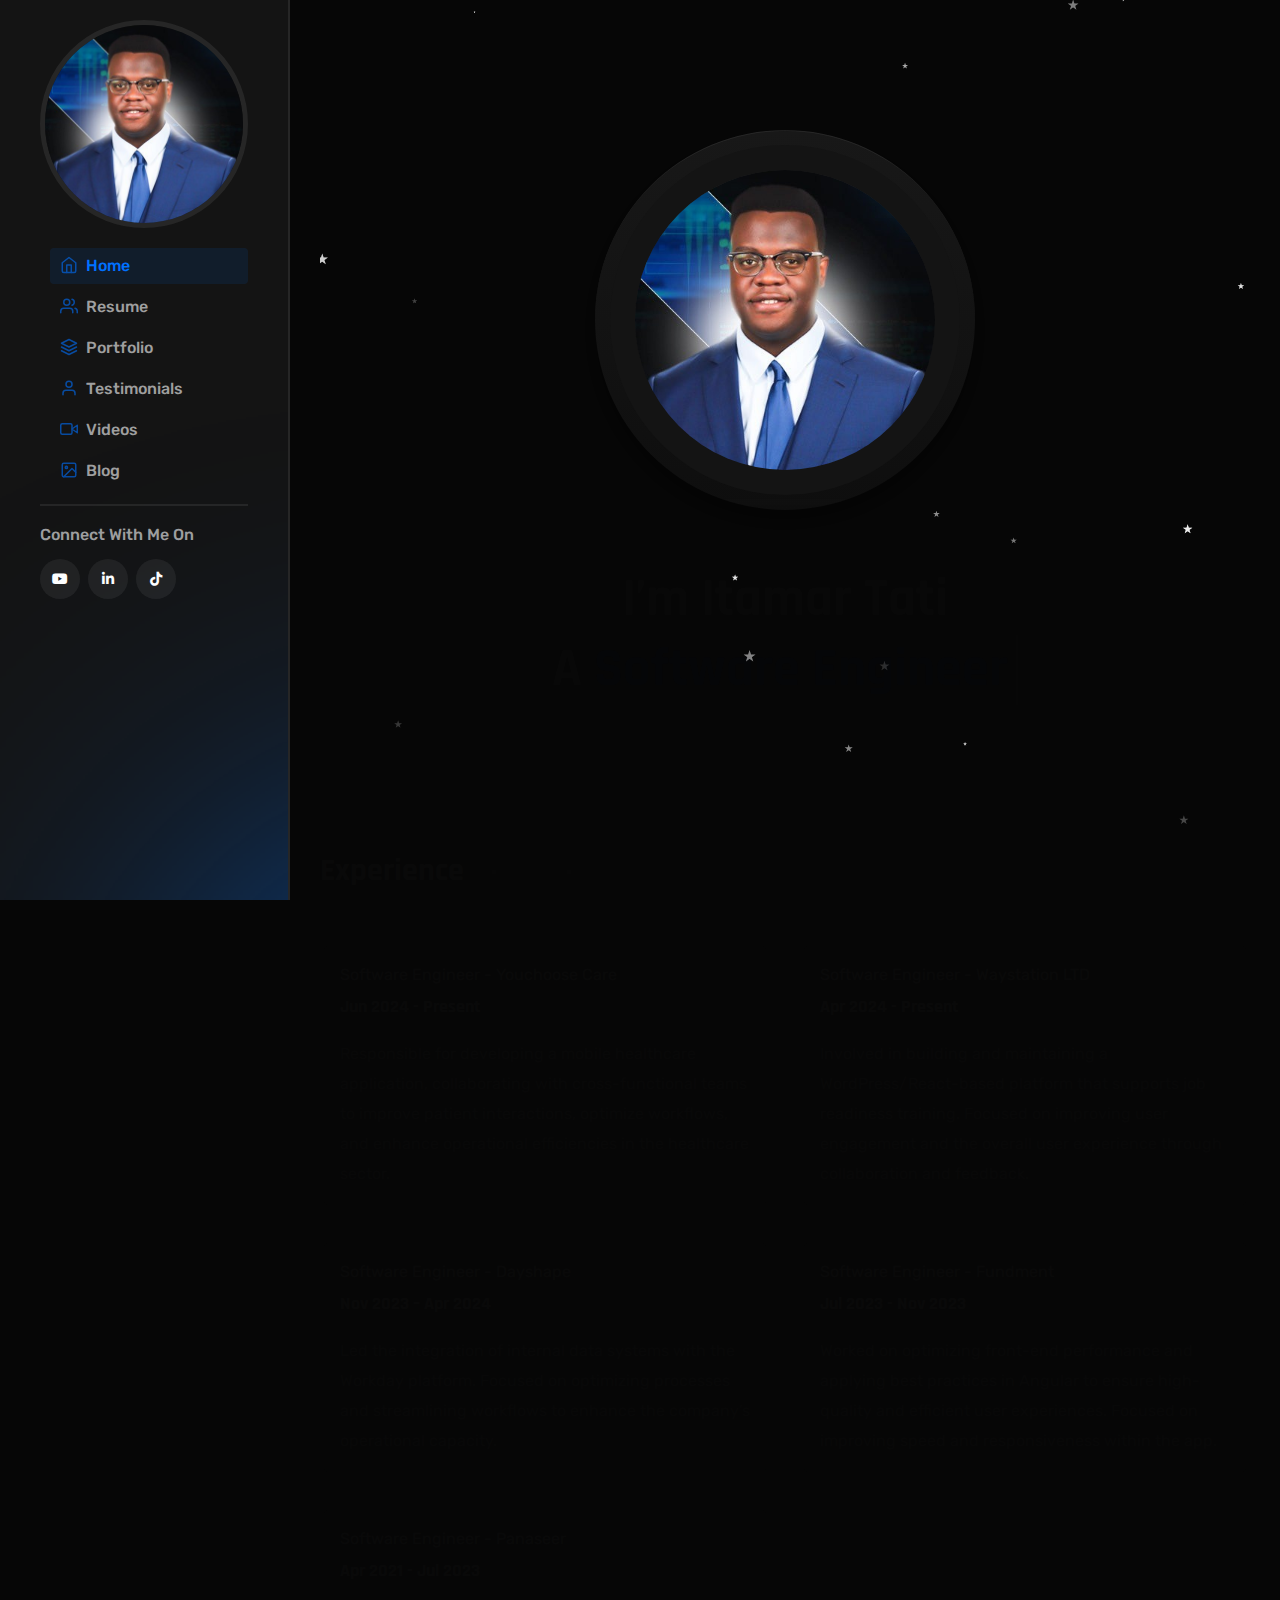
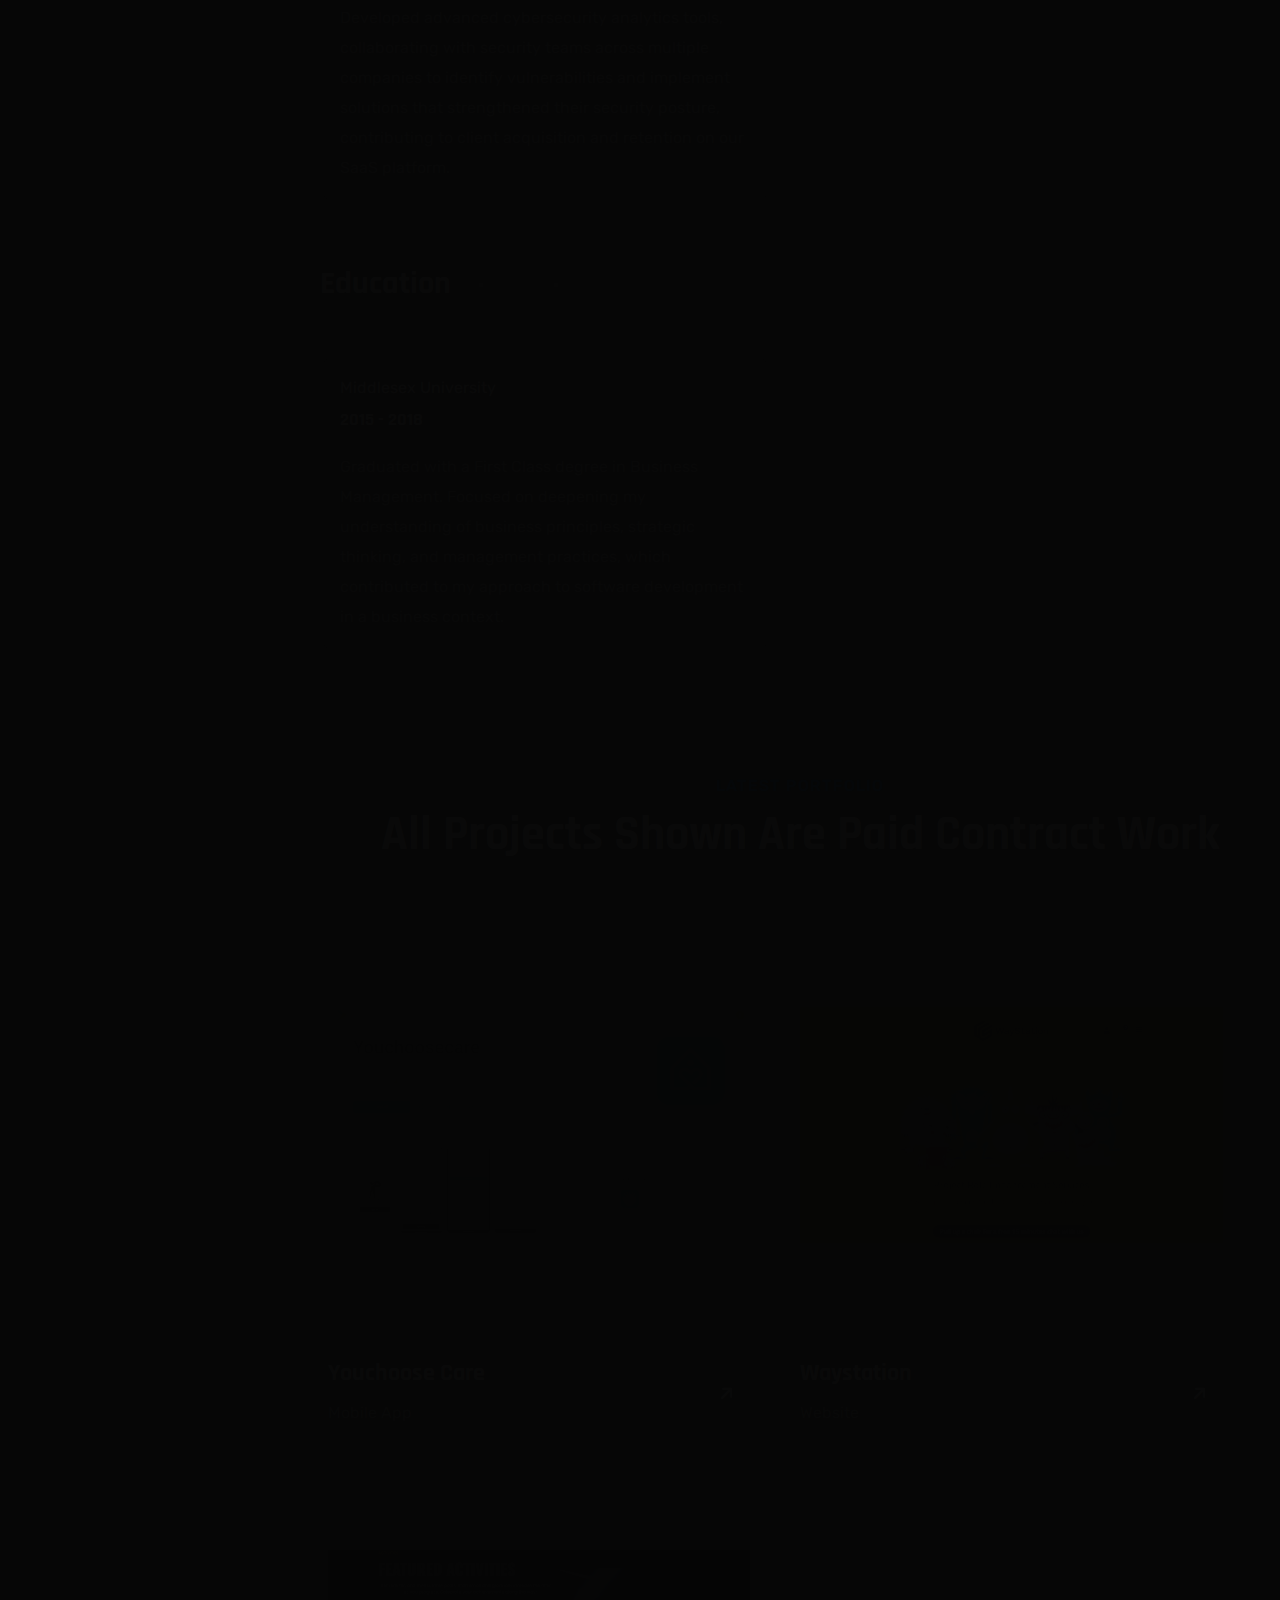
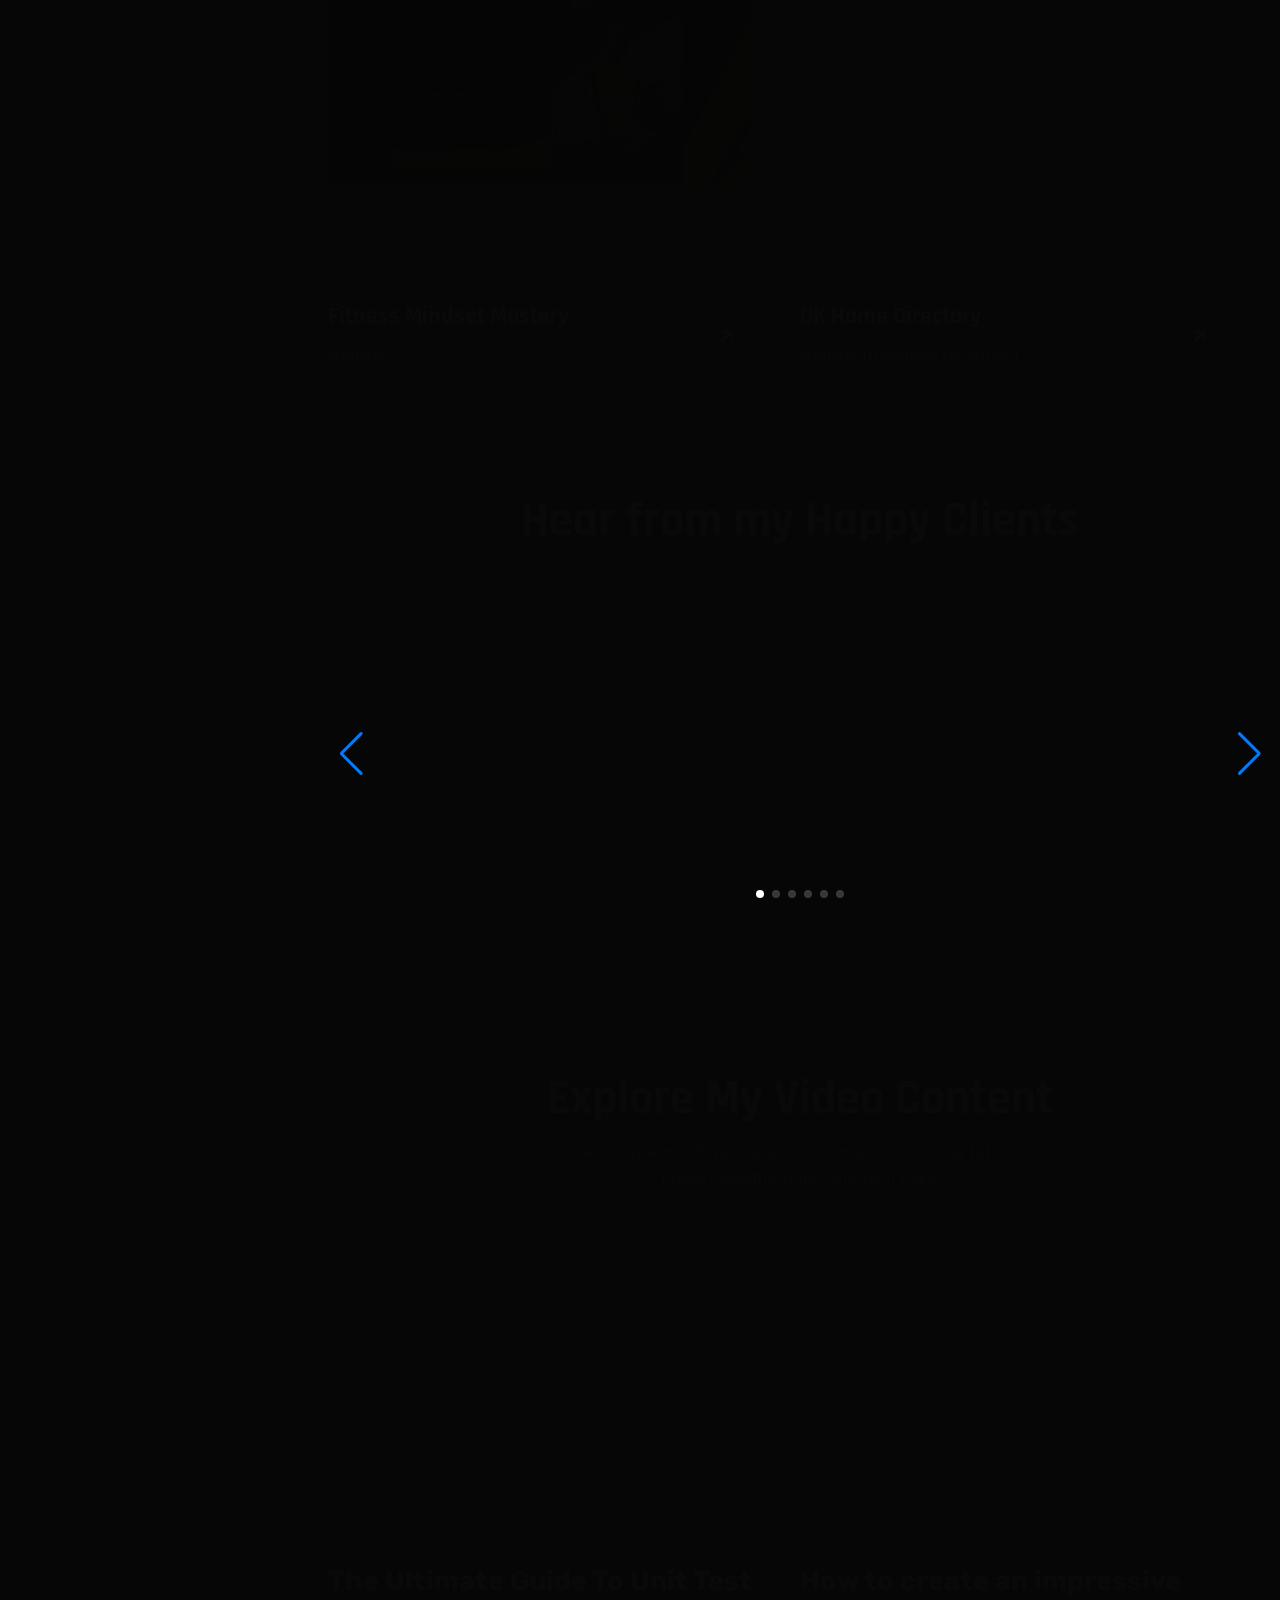
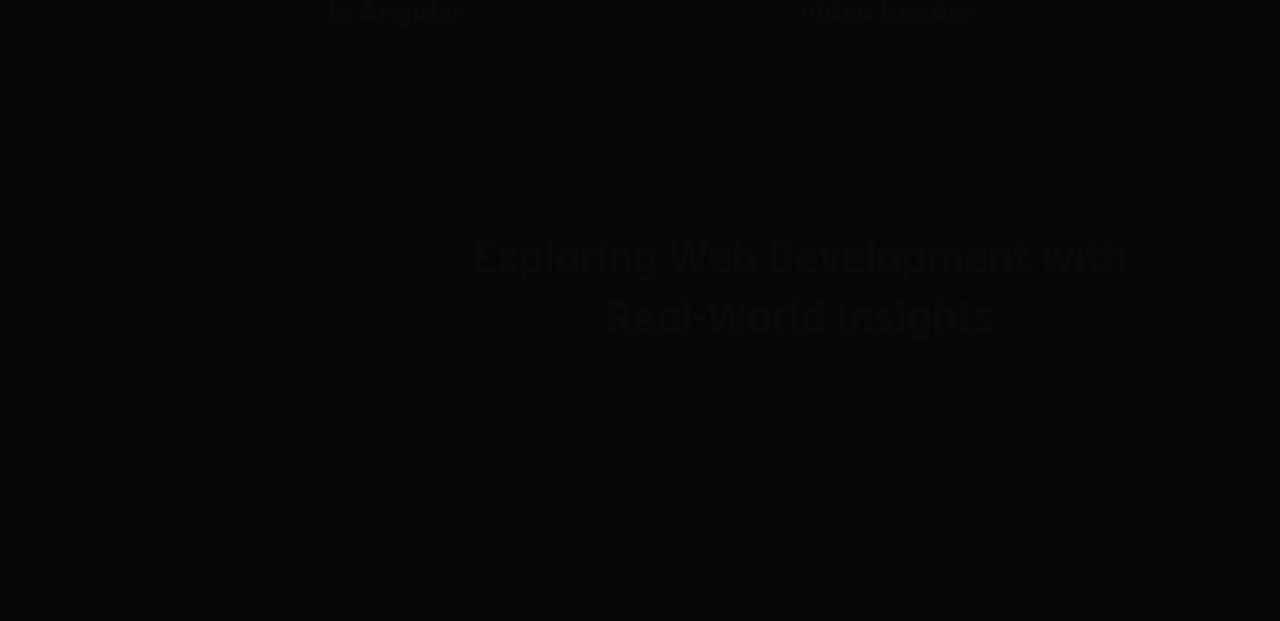
<file: index.html>
<!DOCTYPE html>
<html lang="en">

<head>
    <meta charset="UTF-8">
    <meta http-equiv="X-UA-Compatible" content="IE=edge">
    <meta name="viewport" content="width=device-width, initial-scale=1.0">
    <link rel="icon" type="image/png" href="assets/images/logo.png" />

    <title>Itamar Tati | Software Engineer</title>
    <!-- Bootstrap min css -->
    <link rel="stylesheet" href="assets/css/vendor/fontawesome.css">
    <link rel="stylesheet" href="assets/css/plugins/swiper.css">
    <link rel="stylesheet" href="assets/css/plugins/odometer.css">
    <link rel="stylesheet" href="assets/css/vendor/animate.min.css">
    <link rel="stylesheet" href="assets/css/vendor/bootstrap.min.css">
    <!-- custom css -->
    <link rel="stylesheet" href="assets/css/style.css">
    <link rel="stylesheet" href="https://cdn.jsdelivr.net/npm/swiper@11/swiper-bundle.min.css">

</head>

<body>

    <div class="d-none d-xl-block header-style-2">
        <header class="tmp-header-area d-flex align-items-start flex-column header-left-sticky">
            <div class="inner-wrapper">
                <div class="logo-area">
                    <a href="index.html">
                        <img src="assets/images/profilepic.jpeg" alt="personal-logo">
                    </a>
                </div>
                <nav id="sideNavs" class="mainmenu-nav navbar-example2 onepagenav">
                    <ul class="primary-menu nav nav-pills">
                        <li class="nav-item current"><a class="nav-link smoth-animation" href="#home"><svg xmlns="http://www.w3.org/2000/svg" width="24" height="24" viewBox="0 0 24 24" fill="none" stroke="currentColor" stroke-width="2" stroke-linecap="round" stroke-linejoin="round" class="feather feather-home">
                                    <path d="M3 9l9-7 9 7v11a2 2 0 0 1-2 2H5a2 2 0 0 1-2-2z"></path>
                                    <polyline points="9 22 9 12 15 12 15 22"></polyline>
                                </svg> Home</a></li>
                        <li class="nav-item"><a class="nav-link smoth-animation" href="#resume"><svg xmlns="http://www.w3.org/2000/svg" width="24" height="24" viewBox="0 0 24 24" fill="none" stroke="currentColor" stroke-width="2" stroke-linecap="round" stroke-linejoin="round" class="feather feather-users">
                                    <path d="M17 21v-2a4 4 0 0 0-4-4H5a4 4 0 0 0-4 4v2"></path>
                                    <circle cx="9" cy="7" r="4"></circle>
                                    <path d="M23 21v-2a4 4 0 0 0-3-3.87"></path>
                                    <path d="M16 3.13a4 4 0 0 1 0 7.75"></path>
                                </svg>Resume</a></li>
                        <li class="nav-item"><a class="nav-link smoth-animation" href="#portfolio"><svg xmlns="http://www.w3.org/2000/svg" width="24" height="24" viewBox="0 0 24 24" fill="none" stroke="currentColor" stroke-width="2" stroke-linecap="round" stroke-linejoin="round" class="feather feather-layers">
                                    <polygon points="12 2 2 7 12 12 22 7 12 2"></polygon>
                                    <polyline points="2 17 12 22 22 17"></polyline>
                                    <polyline points="2 12 12 17 22 12"></polyline>
                                </svg>Portfolio</a></li>
                        <li class="nav-item"><a class="nav-link smoth-animation" href="#testimonials"><svg xmlns="http://www.w3.org/2000/svg" width="24" height="24" viewBox="0 0 24 24" fill="none" stroke="currentColor" stroke-width="2" stroke-linecap="round" stroke-linejoin="round" class="feather feather-user">
                                    <path d="M20 21v-2a4 4 0 0 0-4-4H8a4 4 0 0 0-4 4v2"></path>
                                    <circle cx="12" cy="7" r="4"></circle>
                                </svg>Testimonials</a></li>
                        <li class="nav-item"><a class="nav-link smoth-animation" href="#videos"><svg xmlns="http://www.w3.org/2000/svg" width="24" height="24" viewBox="0 0 24 24" fill="none" stroke="currentColor" stroke-width="2" stroke-linecap="round" stroke-linejoin="round" class="feather feather-video">
                                    <path d="M23 7l-7 5 7 5V7z"></path>
                                    <rect x="1" y="5" width="15" height="14" rx="2" ry="2"></rect>
                                </svg>Videos</a></li>
                        <li class="nav-item"><a class="nav-link smoth-animation" href="#blog"><svg xmlns="http://www.w3.org/2000/svg" width="24" height="24" viewBox="0 0 24 24" fill="none" stroke="currentColor" stroke-width="2" stroke-linecap="round" stroke-linejoin="round" class="feather feather-image">
                                    <rect x="3" y="3" width="18" height="18" rx="2" ry="2"></rect>
                                    <circle cx="8.5" cy="8.5" r="1.5"></circle>
                                    <polyline points="21 15 16 10 5 21"></polyline>
                                </svg>Blog</a></li>
                    </ul>
                </nav>
                <div class="footer">
                    <div class="social-share-style-1">
                        <span class="title">Connect With Me On</span>
                        <div class="social-link">
                            <a href="https://www.youtube.com/@ItamarTati" target="_blank"><i class="fa-brands fa-youtube"></i></a>
                            <a href="https://www.linkedin.com/in/itamar-tati-51b781243/" target="_blank"><i class="fa-brands fa-linkedin-in"></i></a>
                            <a href="https://www.tiktok.com/@itamartati007" target="_blank"><i class="fa-brands fa-tiktok"></i></a>
                        </div>
                    </div>
                </div>
            </div>
        </header>
    </div>




    <!-- Header Mobile Bar  -->
    <div class="tmp-responsive-header-style d-block d-xl-none header--sticky">
        <div class="row align-items-center">
            <div class="col-6">
                <div class="logo">
                    <a href="index.html">
                        <img src="assets/images/logo.png" alt="Logo" class="logo-header">
                    </a>
                </div>
            </div>
            <div class="col-6">
                <div class="header-right text-end">
                    <div class="tmp-side-collups-area d-flex justify-content-end">
                        <button class="tmp-menu-bars humberger_menu_active"><i class="fa-regular fa-bars-staggered"></i></button>
                    </div>
                </div>
            </div>
        </div>
    </div>
    <!-- Header Mobile Bar  -->


    <div class="tmp-popup-mobile-menu">
        <div class="inner">
            <div class="header-top">
                <div class="close-menu">
                    <button class="close-button tmp-round-action-btn">
                        <i class="fa-sharp fa-light fa-xmark"></i>
                    </button>
                </div>
            </div>
            <ul class="tmp-mainmenu onepagenav-click">
                <li><a class="smoth-animation" href="#home">Home</a></li>
                <li><a class="smoth-animation" href="#resume">Resume</a></li>
                <li><a class="smoth-animation" href="#portfolio">Portfolio</a></li>
                <li><a class="smoth-animation" href="#testimonials">Testimonials</a></li>
                <li><a class="smoth-animation" href="#videos">Videos</a></li>
                <li><a class="smoth-animation" href="#blog">Blog</a></li>
            </ul>

            <div class="social-share-style-1 mt--40">
                <span class="title">Connect With Me On</span>
                <div class="social-link">
                    <a href="https://www.youtube.com/@ItamarTati" target="_blank"><i class="fa-brands fa-youtube"></i></a>
                    <a href="https://www.linkedin.com/in/itamar-tati-51b781243/" target="_blank"><i class="fa-brands fa-linkedin-in"></i></a>
                    <a href="https://www.tiktok.com/@itamartati007" target="_blank"><i class="fa-brands fa-tiktok"></i></a>
                </div>
            </div>

        </div>
    </div>

    <div class="page-with-left-header">

        <!-- tmp banner area start -->
        <div class="tmp-banner-one-area banner-twelve-area style-3" id="home">
            <div class="container">
                <div class="banner-one-main-wrapper">
                    <div class="row align-items-center">
                        <div class="col-lg-12">
                            <div class="inner text-center">
                                <div class="thumbnail-author">
                                    <img src="assets/images/profilepic.jpeg" alt="personal-logo">
                                    <div class="loader-bg-pattern-wrapper">
                                        <div class="loader-bg-pattern">
                                            <div class="box">
                                                <div class="logo">
                                                    <svg xmlns="http://www.w3.org/2000/svg" fill="none" viewBox="0 0 94 94" class="svg">
                                                        <path d="M38.0481 4.82927C38.0481 2.16214 40.018 0 42.4481 0H51.2391C53.6692 0 55.6391 2.16214 55.6391 4.82927V40.1401C55.6391 48.8912 53.2343 55.6657 48.4248 60.4636C43.6153 65.2277 36.7304 67.6098 27.7701 67.6098C18.8099 67.6098 11.925 65.2953 7.11548 60.6663C2.37183 56.0036 3.8147e-06 49.2967 3.8147e-06 40.5456V4.82927C3.8147e-06 2.16213 1.96995 0 4.4 0H13.2405C15.6705 0 17.6405 2.16214 17.6405 4.82927V39.1265C17.6405 43.7892 18.4805 47.2018 20.1605 49.3642C21.8735 51.5267 24.4759 52.6079 27.9678 52.6079C31.4596 52.6079 34.0127 51.5436 35.6268 49.4149C37.241 47.2863 38.0481 43.8399 38.0481 39.0758V4.82927Z"></path>
                                                        <path d="M86.9 61.8682C86.9 64.5353 84.9301 66.6975 82.5 66.6975H73.6595C71.2295 66.6975 69.2595 64.5353 69.2595 61.8682V4.82927C69.2595 2.16214 71.2295 0 73.6595 0H82.5C84.9301 0 86.9 2.16214 86.9 4.82927V61.8682Z"></path>
                                                        <path d="M2.86102e-06 83.2195C2.86102e-06 80.5524 1.96995 78.3902 4.4 78.3902H83.6C86.0301 78.3902 88 80.5524 88 83.2195V89.1707C88 91.8379 86.0301 94 83.6 94H4.4C1.96995 94 0 91.8379 0 89.1707L2.86102e-06 83.2195Z"></path>
                                                    </svg>
                                                </div>
                                            </div>
                                            <div class="box"></div>
                                            <div class="box"></div>
                                            <div class="box"></div>
                                            <div class="box"></div>
                                        </div>
                                    </div>
                                </div>
                                <h1 class="title tmp-scroll-trigger tmp-fade-in animation-order-2">
                                    I’m
                                    Itamar Tati <br> A
                                    <span class="header-caption">
                                        <span class="cd-headline clip is-full-width">
                                            <span class="cd-words-wrapper">
                                                <b class="is-visible theme-gradient">Software Engineer</b>
                                                <b class="is-hidden theme-gradient">Web Developer</b>
                                                <b class="is-hidden theme-gradient">Mobile App Developer</b>
                                                <b class="is-hidden theme-gradient">Tech Content Creator</b>
                                            </span>
                                    </span>
                                    </span>
                                </h1>
                            </div>
                        </div>
                    </div>
                </div>
            </div>
            <div id="particles-js"></div>
        </div>
        <!-- tmp banner area end -->

        <!-- Tpm Education Experience Area Start -->
        <div>
            <div class="tmp-resume-area" id="resume">
                <div class="inner">
                    <div class="section-head text-align-left mb--50">
                        <h2 class="custom-title mb--20 tmp-scroll-trigger tmp-fade-in animation-order-1">
                            Experience <span><img src="assets/images/custom-line/custom-line.png" alt="custom-line"></span>
                        </h2>
                    </div>
                    <div class="row g-5">
                        <div class="col-lg-6 col-sm-6">
                            <div class="education-experience-card tmp-scroll-trigger tmponhover tmp-fade-in animation-order-1">
                                <h4 class="edu-sub-title">Software Engineer - Youchoose Care</h4>
                                <h2 class="edu-title">Jun 2024 - Present</h2>
                                <p class="edu-para">Responsible for developing a mobile healthcare application, collaborating with cross-functional teams to improve patient interactions, optimize workflows, and enhance operational efficiencies in the healthcare sector.</p>
                            </div>
                        </div>
                        <div class="col-lg-6 col-sm-6">
                            <div class="education-experience-card tmp-scroll-trigger tmponhover tmp-fade-in animation-order-2">
                                <h4 class="edu-sub-title">Software Engineer - Waystation LTD</h4>
                                <h2 class="edu-title">Apr 2024 - Present</h2>
                                <p class="edu-para">Involved in building and maintaining a WordPress/React-based platform that supports job readiness training. Focused on improving user engagement and the overall user experience through collaboration and feedback.</p>
                            </div>
                        </div>
                        <div class="col-lg-6 col-sm-6">
                            <div class="education-experience-card tmp-scroll-trigger tmponhover tmp-fade-in animation-order-3">
                                <h4 class="edu-sub-title">Software Engineer - Dayshape</h4>
                                <h2 class="edu-title">Nov 2023 – Apr 2024</h2>
                                <p class="edu-para">Led the integration of internal data systems with the Workday platform. Focused on optimizing processes and streamlining workflows to enhance the company’s operational capacity.</p>
                            </div>
                        </div>
                        <div class="col-lg-6 col-sm-6">
                            <div class="education-experience-card tmp-scroll-trigger tmponhover tmp-fade-in animation-order-4">
                                <h4 class="edu-sub-title">Software Engineer - Fundment</h4>
                                <h2 class="edu-title">Jul 2023 - Nov 2023</h2>
                                <p class="edu-para">Worked on optimizing front-end performance and applying best practices in Angular to ensure high-quality and efficient user experiences. Focused on improving speed and responsiveness within the app.</p>
                            </div>
                        </div>
                        <div class="col-lg-6 col-sm-6">
                            <div class="education-experience-card tmp-scroll-trigger tmponhover tmp-fade-in animation-order-5">
                                <h4 class="edu-sub-title">Software Engineer - Panaseer</h4>
                                <h2 class="edu-title">Apr 2021 - Jul 2023</h2>
                                <p class="edu-para">Developed advanced cybersecurity analytics tools, collaborating with security teams across multiple companies to identify vulnerabilities and implement solutions that strengthened their security posture, contributing to client acquisition and retention on our SaaS platform.</p>                            </div>
                        </div>
                    </div>
                </div>
                <div class="inner pt--60">
                    <div class="section-head text-align-left mb--50">
                        <h2 class="custom-title mb--20 tmp-scroll-trigger tmp-fade-in animation-order-1">
                            Education <span><img src="assets/images/custom-line/custom-line.png" alt="custom-line"></span>
                        </h2>
                    </div>
                    <div class="row g-5">
                        <div class="col-lg-6 col-sm-6">
                            <div class="education-experience-card tmp-scroll-trigger tmponhover tmp-fade-in animation-order-1">
                                <h4 class="edu-sub-title">Middlesex University</h4>
                                <h2 class="edu-title">2015 - 2018</h2>
                                <p class="edu-para">Graduated with a First Class degree in Business Management. Focused on deepening my understanding of business principles, strategic thinking, and management practices, which contributed to my approach to software development in a business context.</p>
                            </div>
                        </div>
                    </div>
                </div>
            </div>
        </div>          
        <!-- Tpm Education Experience Area End -->

        <!-- Tpm Latest Portfolio Area Start -->
        <div class="latest-portfolio-area custom-column-grid tmp-section-gapTop" id="portfolio">
            <div class="container">
                <div class="section-head mb--60">
                    <div class="section-sub-title center-title tmp-scroll-trigger tmp-fade-in animation-order-1">
                        <span class="subtitle">Latest Portfolio</span>
                    </div>
                    <h2 class="title split-collab tmp-scroll-trigger tmp-fade-in animation-order-2">All Projects Shown Are Paid Contract Work
                    </h2>
                </div>

                <div class="row">
                    <div class="col-lg-6 col-sm-6">
                        <div class="latest-portfolio-card tmp-hover-link tmp-scroll-trigger tmp-fade-in animation-order-1">
                            <div>
                                <div class="img-box v2">
                                    <a class="tmp-scroll-trigger tmp-zoom-in animation-order-1" href="https://youchoosecare.com/" target="_blank">
                                        <img class="w-100" src="assets/images/YouchooseCare.png" alt="Thumbnail">
                                    </a>
                                </div>
                            </div>
                            <div class="portfolio-card-content-wrap">
                                <div class="content-left">
                                    <h3 class="portfolio-card-title"><a class="link" href="https://youchoosecare.com/" target="_blank">Youchoose Care</a></h3>
                                    <p class="portfoli-card-para">Mobile App</p>
                                </div>
                                <a href="https://youchoosecare.com/" target="_blank" class="tmp-arrow-icon-btn">
                                    <div class="btn-inner">
                                        <i class="tmp-icon fa-solid fa-arrow-up-right"></i>
                                        <i class="tmp-icon-bottom fa-solid fa-arrow-up-right"></i>
                                    </div>
                                </a>
                            </div>
                        </div>
                    </div>

                    <div class="col-lg-6 col-sm-6">
                        <div class="latest-portfolio-card tmp-hover-link tmp-scroll-trigger tmp-fade-in animation-order-2">
                            <div>
                                <div class="img-box v2">
                                    <a class="tmp-scroll-trigger tmp-zoom-in animation-order-1" href="https://waystationltd.com/" target="_blank">
                                        <img class="w-100" src="assets/images/Waystation.png" alt="Thumbnail">
                                    </a>
                                </div>
                            </div>
                            <div class="portfolio-card-content-wrap">
                                <div class="content-left">
                                    <h3 class="portfolio-card-title"><a class="link" href="https://waystationltd.com/" target="_blank">Waystation</a></h3>
                                    <p class="portfoli-card-para">Website</p>
                                </div>
                                <a href="https://waystationltd.com/" target="_blank" class="tmp-arrow-icon-btn">
                                    <div class="btn-inner">
                                        <i class="tmp-icon fa-solid fa-arrow-up-right"></i>
                                        <i class="tmp-icon-bottom fa-solid fa-arrow-up-right"></i>
                                    </div>
                                </a>
                            </div>
                        </div>
                    </div>

                    <div class="col-lg-6 col-sm-6">
                        <div class="latest-portfolio-card tmp-hover-link tmp-scroll-trigger tmp-fade-in animation-order-3">
                            <div>
                                <div class="img-box v2">
                                    <a class="tmp-scroll-trigger tmp-zoom-in animation-order-1" href="https://fitnessmindsetmastery.com/" target="_blank">
                                        <img class="w-100" src="assets/images/FitnessMindset.png" alt="Thumbnail">
                                    </a>
                                </div>
                            </div>
                            <div class="portfolio-card-content-wrap">
                                <div class="content-left">
                                    <h3 class="portfolio-card-title"><a class="link" href="https://fitnessmindsetmastery.com/" target="_blank">Fitness Mindset Mastery</a></h3>
                                    <p class="portfoli-card-para">Website</p>
                                </div>
                                <a href="https://fitnessmindsetmastery.com/" target="_blank" class="tmp-arrow-icon-btn">
                                    <div class="btn-inner">
                                        <i class="tmp-icon fa-solid fa-arrow-up-right"></i>
                                        <i class="tmp-icon-bottom fa-solid fa-arrow-up-right"></i>
                                    </div>
                                </a>
                            </div>
                        </div>
                    </div>

                    <div class="col-lg-6 col-sm-6">
                        <div class="latest-portfolio-card tmp-hover-link tmp-scroll-trigger tmp-fade-in animation-order-4">
                            <div>    
                                <div class="img-box v2">
                                    <a class="tmp-scroll-trigger tmp-zoom-in animation-order-1" href="https://www.ukhomecaredirectory.co.uk/" target="_blank">
                                        <img class="w-100" src="assets/images/ukHomeCare.png" alt="Thumbnail">
                                    </a>
                                </div>
                            </div>
                            <div class="portfolio-card-content-wrap">
                                <div class="content-left">
                                    <h3 class="portfolio-card-title"><a class="link" href="https://www.ukhomecaredirectory.co.uk/" target="_blank">UK Home Directory</a></h3>
                                    <p class="portfoli-card-para">Website (Designed by others)</p>
                                </div>
                                <a href="https://www.ukhomecaredirectory.co.uk/" target="_blank" class="tmp-arrow-icon-btn">
                                    <div class="btn-inner">
                                        <i class="tmp-icon fa-solid fa-arrow-up-right"></i>
                                        <i class="tmp-icon-bottom fa-solid fa-arrow-up-right"></i>
                                    </div>
                                </a>
                            </div>
                        </div>
                    </div>
                </div>
            </div>
        </div>
        <!-- Tpm Latest Portfolio Area End -->

        <!-- Testimonials Carousel Start -->
        <div class="testimonials-area tmp-section-gapTop" id="testimonials">
            <div class="container">
                <div class="section-head mb--40 text-center">
                    <h2 class="title split-collab tmp-scroll-trigger tmp-fade-in animation-order-1">
                        Hear from my Happy Clients
                    </h2>
                </div>
                <div class="swiper testimonial-slider">
                    <div class="swiper-wrapper">
                        <!-- Testimonial 1 -->
                        <div class="swiper-slide">
                            <div class="testimonial-video">
                                <iframe width="100%" height="315" src="https://www.youtube.com/embed/cgr-0gMzmAk" 
                                    title="Testimonial 1" frameborder="0" allowfullscreen></iframe>
                            </div>
                        </div>
                        <!-- Testimonial 2 -->
                        <div class="swiper-slide">
                            <div class="testimonial-video">
                                <iframe width="100%" height="315" src="https://www.youtube.com/embed/UQaFdQAoAq8" 
                                    title="Testimonial 2" frameborder="0" allowfullscreen></iframe>
                            </div>
                        </div>
                        <!-- Testimonial 3 -->
                        <div class="swiper-slide">
                            <div class="testimonial-video">
                                <iframe width="100%" height="315" src="https://www.youtube.com/embed/dICjzsu-2iI" 
                                    title="Testimonial 3" frameborder="0" allowfullscreen></iframe>
                            </div>
                        </div>
                        <!-- Testimonial 4 -->
                        <div class="swiper-slide">
                            <div class="testimonial-video">
                                <iframe width="100%" height="315" src="https://www.youtube.com/embed/NrBFnwNOWPA" 
                                    title="Testimonial 4" frameborder="0" allowfullscreen></iframe>
                            </div>
                        </div>
                        <!-- Testimonial -->
                        <div class="swiper-slide">
                            <div class="testimonial-video">
                                <iframe width="100%" height="315" src="https://www.youtube.com/embed/e-TUcS8N8po?feature=share" 
                                    title="Testimonial 5" frameborder="0" allowfullscreen></iframe>
                            </div>
                        </div>
                        <!-- Testimonial -->
                        <div class="swiper-slide">
                            <div class="testimonial-video">
                                <iframe width="100%" height="315" src="https://www.youtube.com/embed/C3P2TSfW6jI" 
                                    title="Testimonial 6" frameborder="0" allowfullscreen></iframe>
                            </div>
                        </div>
                        <!-- Add more testimonials as needed -->
                    </div>
                    <!-- Navigation Buttons -->
                    <div class="swiper-button-next"></div>
                    <div class="swiper-button-prev"></div>
                    <!-- Pagination -->
                    <div class="swiper-pagination"></div>
                </div>
            </div>
        </div>
        <!-- Testimonials Carousel End -->


        <!-- Videos Section Start -->
        <section class="videos-section tmp-section-gapTop" id="videos">
            <div class="container">
                <div class="section-head mb--50">
                    <div class="section-sub-title center-title tmp-scroll-trigger tmp-fade-in animation-order-1">
                        <span class="subtitle">Videos</span>
                    </div>
                    <h2 class="title split-collab tmp-scroll-trigger tmp-fade-in animation-order-2">Explore My Video Content</h2>
                    <p class="description section-sm tmp-scroll-trigger tmp-fade-in animation-order-3">Check out some of my latest video content, including tutorials, project walkthroughs, and tech talks.</p>
                </div>
                <div class="row">
                    <div class="col-lg-6 col-md-6 col-sm-12">
                        <div class="video-card tmp-scroll-trigger tmp-fade-in animation-order-1">
                            <div class="video-wrapper">
                                <iframe width="100%" height="315" src="https://www.youtube.com/embed/nMEs6ysoFrs" title="YouTube video player" frameborder="0" allow="accelerometer; autoplay; clipboard-write; encrypted-media; gyroscope; picture-in-picture" allowfullscreen></iframe>
                            </div>
                            <h3 class="video-title">The Ultimate Guide To Unit Test In Angular</h3>
                            <p class="video-description">A beginner-friendly guide to Unit Testing in Angular.</p>
                        </div>
                    </div>
                    <div class="col-lg-6 col-md-6 col-sm-12">
                        <div class="video-card tmp-scroll-trigger tmp-fade-in animation-order-2">
                            <div class="video-wrapper">
                                <iframe width="100%" height="315" src="https://www.youtube.com/embed/n8KKQPg6I7E" title="YouTube video player" frameborder="0" allow="accelerometer; autoplay; clipboard-write; encrypted-media; gyroscope; picture-in-picture" allowfullscreen></iframe>
                            </div>
                            <h3 class="video-title">How to create an impressive video header</h3>
                            <p class="video-description">Step-by-step tutorial on creating a video header.</p>
                        </div>
                    </div>
                </div>
            </div>
        </section>
        <!-- Videos Section End -->
        

        <!-- Tpm Blog and News Area Start -->
        <section class="blog-and-news-area tmp-section-gapTop" id="blog">
            <div class="container">
                <div class="section-head mb--40">
                    <div class="section-sub-title center-title tmp-scroll-trigger tmp-fade-in animation-order-1">
                        <span class="subtitle">Blog and News</span>
                    </div>
                    <h2 class="title split-collab tmp-scroll-trigger tmp-fade-in animation-order-2">
                        Exploring Web Development with <br> Real-World Insights
                    </h2>
                </div>
                <div class="row">
                    <div class="col-lg-4 col-md-6 col-sm-6">
                        <div class="blog-card tmp-hover-link tmp-scroll-trigger tmp-fade-in animation-order-1">
                            <div class="og-preview" data-url="https://dev.to/itamartati/vuejs-keep-alive-built-in-component-1d20"></div>
                        </div>
                    </div>
                    <div class="col-lg-4 col-md-6 col-sm-6">
                        <div class="blog-card tmp-hover-link tmp-scroll-trigger tmp-fade-in animation-order-2">
                            <div class="og-preview" data-url="https://dev.to/itamartati/how-viewencapsulation-works-in-angular-the-shadow-dom-emulated-and-none-modes-4i28"></div>
                        </div>
                    </div>
                    <div class="col-lg-4 col-md-6 col-sm-6">
                        <div class="blog-card tmp-hover-link tmp-scroll-trigger tmp-fade-in animation-order-3">
                            <div class="og-preview" data-url="https://dev.to/itamartati/a-beginners-guide-to-angular-component-lifecycles-4ncd"></div>
                        </div>
                    </div>
                </div>
            </div>
        </section>
        <!-- Tpm Blog and News Area End -->
    </div>
    <!-- progress area start -->
    <div class="scrollToTop" style="display: block;">
        <div class="arrowUp">
            <i class="fa-light fa-arrow-up"></i>
        </div>
        <div class="water" style="transform: translate(0px, 87%);">
            <svg viewBox="0 0 560 20" class="water_wave water_wave_back">
                <use xlink:href="#wave"></use>
            </svg>
            <svg viewBox="0 0 560 20" class="water_wave water_wave_front">
                <use xlink:href="#wave"></use>
            </svg>
            <svg version="1.1" xmlns="http://www.w3.org/2000/svg" xmlns:xlink="http://www.w3.org/1999/xlink" viewBox="0 0 560 20" style="display: none;">
                <symbol id="wave">
                    <path d="M420,20c21.5-0.4,38.8-2.5,51.1-4.5c13.4-2.2,26.5-5.2,27.3-5.4C514,6.5,518,4.7,528.5,2.7c7.1-1.3,17.9-2.8,31.5-2.7c0,0,0,0,0,0v20H420z" fill="#0071ff"></path>
                    <path d="M420,20c-21.5-0.4-38.8-2.5-51.1-4.5c-13.4-2.2-26.5-5.2-27.3-5.4C326,6.5,322,4.7,311.5,2.7C304.3,1.4,293.6-0.1,280,0c0,0,0,0,0,0v20H420z" fill="#0071ff"></path>
                    <path d="M140,20c21.5-0.4,38.8-2.5,51.1-4.5c13.4-2.2,26.5-5.2,27.3-5.4C234,6.5,238,4.7,248.5,2.7c7.1-1.3,17.9-2.8,31.5-2.7c0,0,0,0,0,0v20H140z" fill="#0071ff"></path>
                    <path d="M140,20c-21.5-0.4-38.8-2.5-51.1-4.5c-13.4-2.2-26.5-5.2-27.3-5.4C46,6.5,42,4.7,31.5,2.7C24.3,1.4,13.6-0.1,0,0c0,0,0,0,0,0l0,20H140z" fill="#0071ff"></path>
                </symbol>
            </svg>

        </div>
    </div>

    <script src="assets/js/vendor/jquery.js"></script>
    <script src="assets/js/vendor/jquery-ui.min.js"></script>
    <script src="assets/js/vendor/waypoints.min.js"></script>

    <script src="assets/js/plugins/odometer.js"></script>
    <script src="assets/js/vendor/appear.js"></script>


    <script src="assets/js/vendor/jquery-one-page-nav.js"></script>
    <script src="assets/js/plugins/swiper.js"></script>

    <script src="assets/js/plugins/gsap.js"></script>
    <script src="assets/js/plugins/splittext.js"></script>
    <script src="assets/js/plugins/scrolltigger.js"></script>
    <script src="assets/js/plugins/scrolltoplugins.js"></script>
    <script src="assets/js/plugins/smoothscroll.js"></script>
    <!-- bootstrap Js-->
    <script src="assets/js/vendor/bootstrap.min.js"></script>
    <script src="assets/js/vendor/waw.js"></script>
    <script src="assets/js/plugins/isotop.js"></script>
    <script src="assets/js/plugins/animation.js"></script>
    <script src="assets/js/plugins/contact.form.js"></script>
    <script src="assets/js/vendor/backtop.js"></script>
    <script src="assets/js/vendor/particle.js"></script>
    <script src="assets/js/plugins/text-type.js"></script>
    <!-- custom Js -->
    <script src="assets/js/main.js"></script>

    <script>
        particlesJS('particles-js',

            {
                "particles": {
                    "number": {
                        "value": 20,
                        "density": {
                            "enable": true,
                            "value_area": 800
                        }
                    },
                    "color": {
                        "value": ["#ffffff", ]
                    },
                    "shape": {
                        "type": "star",
                        "stroke": {
                            "width": 0,
                            "color": "#000000"
                        },
                        "polygon": {
                            "nb_sides": 5
                        },
                        "image": {
                            "src": "img/github.svg",
                            "width": 100,
                            "height": 100
                        }
                    },
                    "opacity": {
                        "value": 0.8,
                        "random": true,
                        "anim": {
                            "enable": false,
                            "speed": 1,
                            "opacity_min": 0.1,
                            "sync": false
                        }
                    },
                    "size": {
                        "value": 4,
                        "random": true,
                        "anim": {
                            "enable": false,
                            "speed": 40,
                            "size_min": 0.1,
                            "sync": false
                        }
                    },
                    "line_linked": {
                        "enable": false,
                        "distance": 150,
                        "color": "#ffffff",
                        "opacity": 0.4,
                        "width": 1
                    },
                    "move": {
                        "enable": true,
                        "speed": 6,
                        "direction": "none",
                        "random": false,
                        "straight": false,
                        "out_mode": "out",
                        "attract": {
                            "enable": false,
                            "rotateX": 600,
                            "rotateY": 1200
                        }
                    }
                },
                "interactivity": {
                    "detect_on": "canvas",
                    "events": {
                        "onhover": {
                            "enable": true,
                            "mode": "repulse"
                        },
                        "onclick": {
                            "enable": true,
                            "mode": "push"
                        },
                        "resize": true
                    },
                    "modes": {
                        "grab": {
                            "distance": 400,
                            "line_linked": {
                                "opacity": 1
                            }
                        },
                        "bubble": {
                            "distance": 800,
                            "size": 40,
                            "duration": 2,
                            "opacity": 8,
                            "speed": 3
                        },
                        "repulse": {
                            "distance": 200
                        },
                        "push": {
                            "particles_nb": 4
                        },
                        "remove": {
                            "particles_nb": 2
                        }
                    }
                },
                "retina_detect": true,
                "config_demo": {
                    "hide_card": false,
                    "background_color": "#b61924",
                    "background_image": "",
                    "background_position": "50% 50%",
                    "background_repeat": "no-repeat",
                    "background_size": "cover"
                }
            }

        );
    </script>
    <script>
        document.addEventListener("DOMContentLoaded", async function () {
            document.querySelectorAll('.og-preview').forEach(async (el) => {
                const url = el.getAttribute('data-url');
                try {
                    const res = await fetch(`https://api.microlink.io/?url=${encodeURIComponent(url)}`);
                    const data = await res.json();
                    if (data.status === 'success') {
                        el.innerHTML = `
                            <a href="${url}" target="_blank" class="og-card">
                                <img src="${data.data.image.url}" alt="${data.data.title}" class="og-image">
                                <div class="og-content">
                                    <h3 class="og-title">${data.data.title}</h3>
                                    <p class="og-description">${data.data.description}</p>
                                </div>
                            </a>
                        `;
                    } else {
                        el.innerHTML = `<a href="${url}" target="_blank">Read Article</a>`;
                    }
                } catch (error) {
                    el.innerHTML = `<a href="${url}" target="_blank">Read Article</a>`;
                }
            });
        });
        </script>
        <script src="https://cdn.jsdelivr.net/npm/swiper@11/swiper-bundle.min.js"></script>
        <script>
        document.addEventListener("DOMContentLoaded", function() {
            new Swiper('.testimonial-slider', {
                loop: true,
                spaceBetween: 20,
                slidesPerView: 1,
                navigation: {
                    nextEl: '.swiper-button-next',
                    prevEl: '.swiper-button-prev',
                },
                pagination: {
                    el: '.swiper-pagination',
                    clickable: true,
                },
            });
        });
        </script>
</body>

</html>
</file>
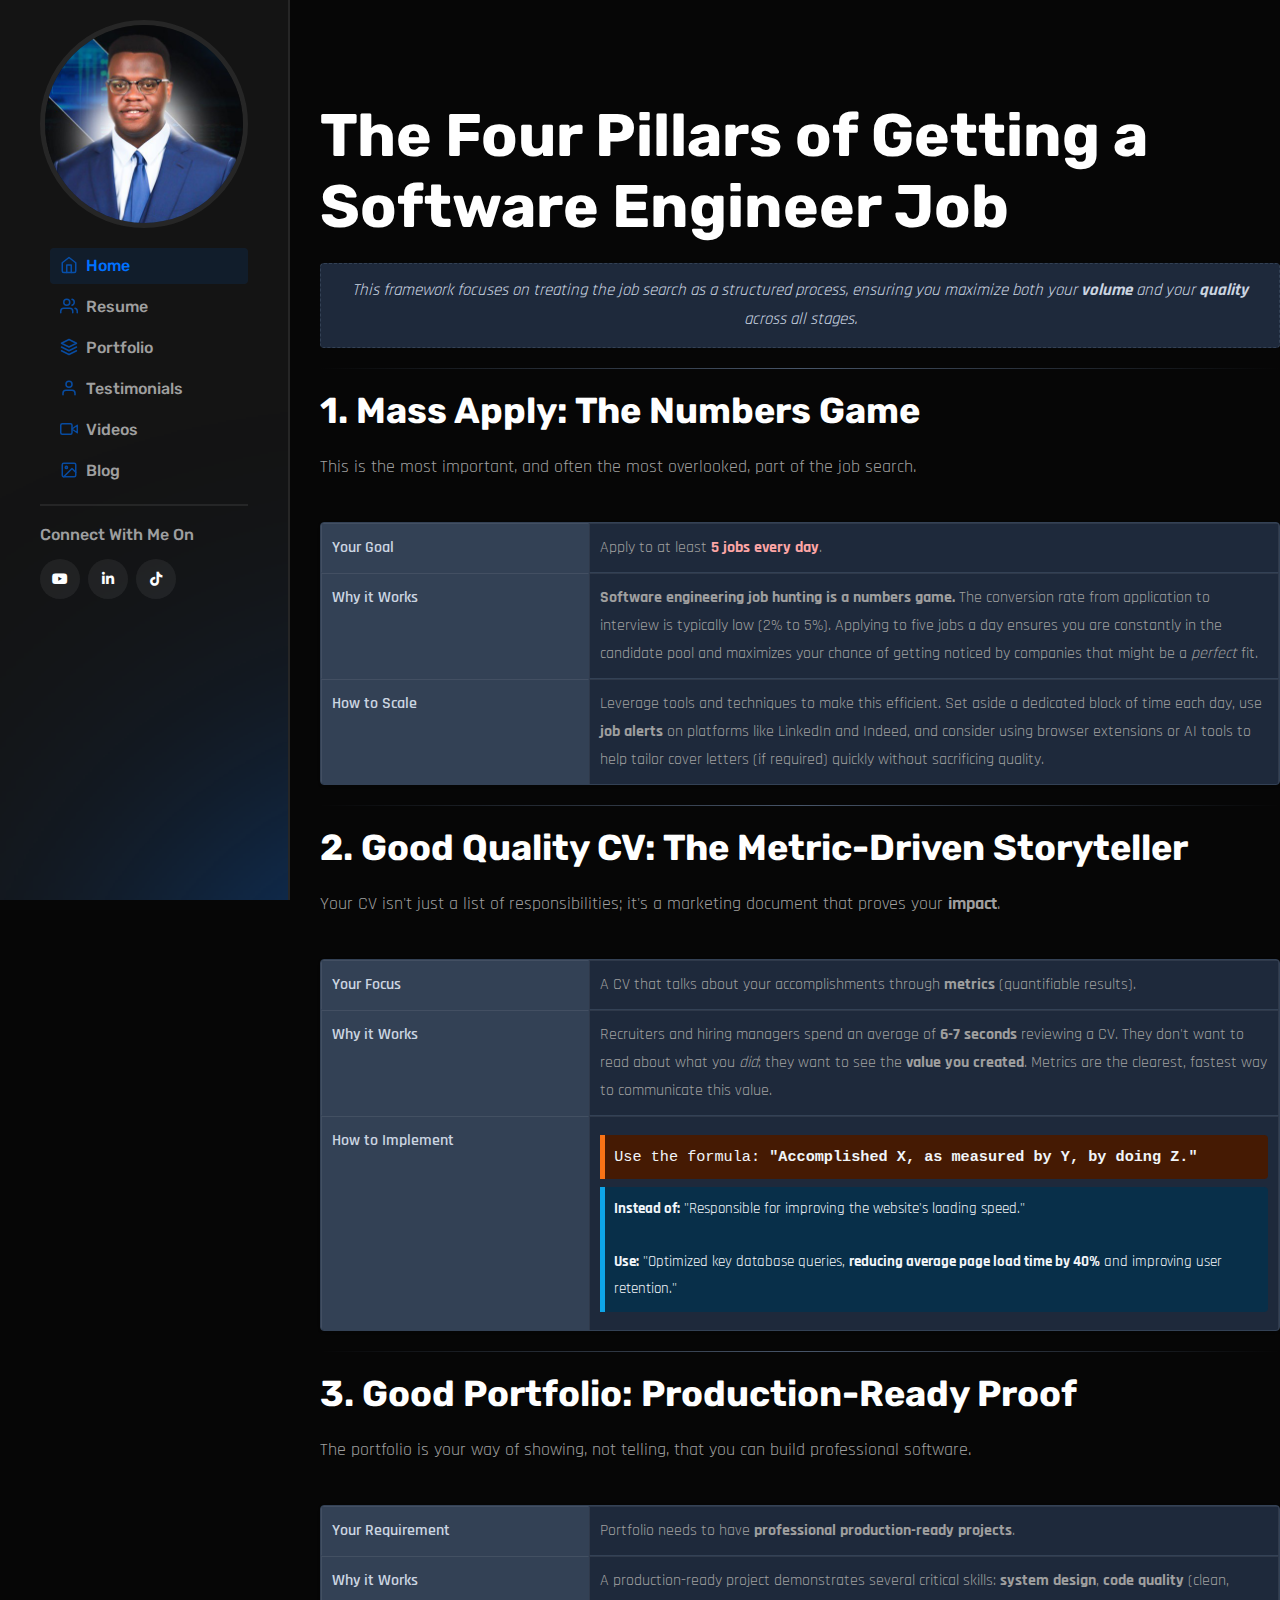
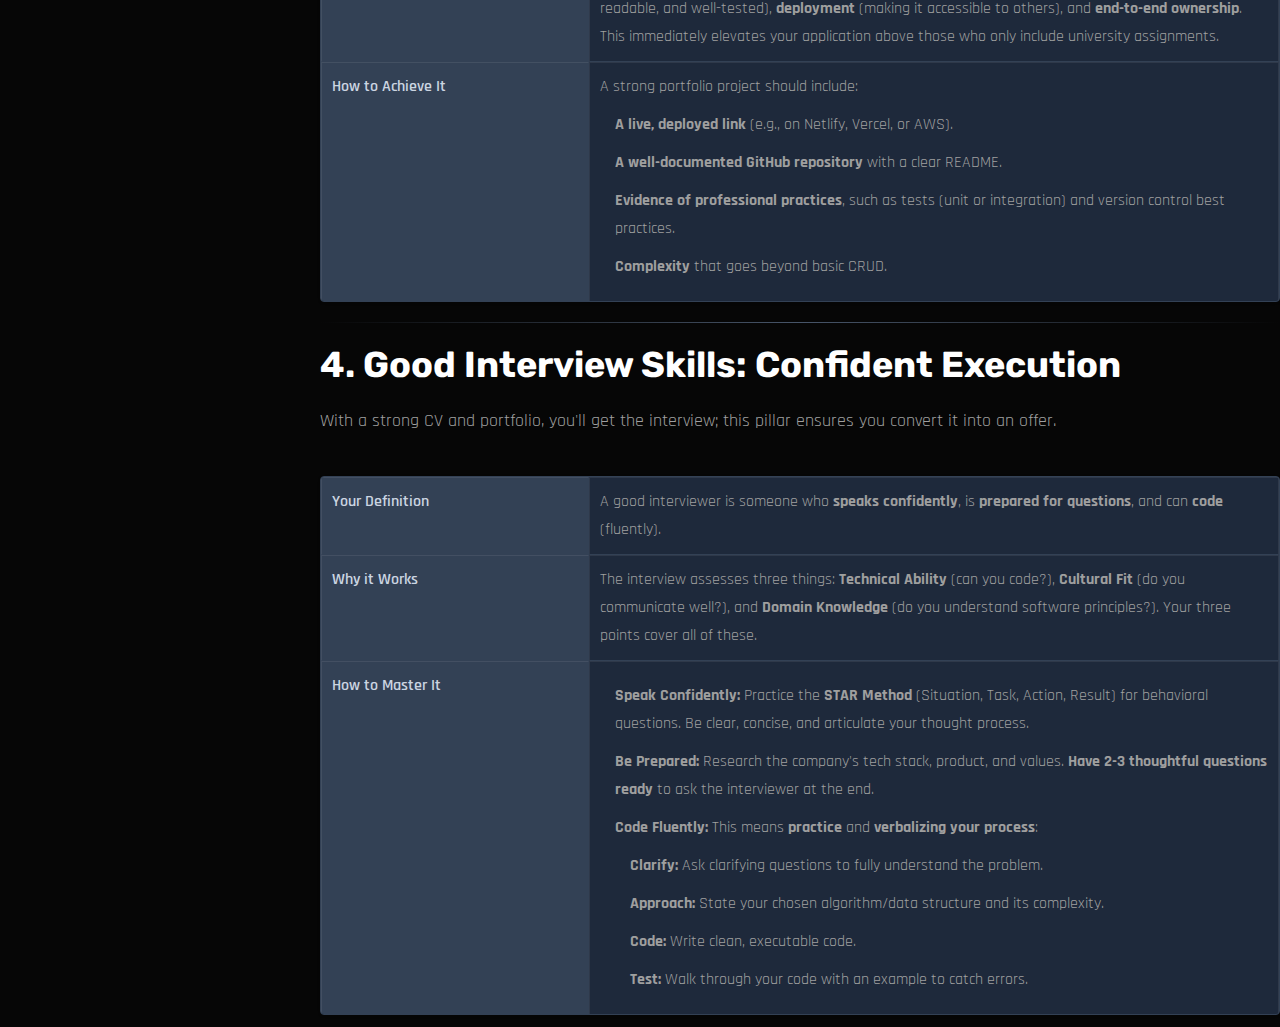
<file: 4-pillars-to-get-a-software-job.html>
<!DOCTYPE html>
<html lang="en">
<head>
    <meta charset="UTF-8">
    <meta http-equiv="X-UA-Compatible" content="IE=edge">
    <meta name="viewport" content="width=device-width, initial-scale=1.0">
    <title>The Four Pillars of Getting a Software Engineer Job</title>
    <link rel="icon" type="image/png" href="assets/images/logo.png" />
    <!-- Bootstrap min css -->
    <link rel="stylesheet" href="assets/css/vendor/fontawesome.css">
    <link rel="stylesheet" href="assets/css/plugins/swiper.css">
    <link rel="stylesheet" href="assets/css/plugins/odometer.css">
    <link rel="stylesheet" href="assets/css/vendor/animate.min.css">
    <link rel="stylesheet" href="assets/css/vendor/bootstrap.min.css">
    <!-- custom css -->
    <link rel="stylesheet" href="assets/css/style.css">
    <link rel="stylesheet" href="https://cdn.jsdelivr.net/npm/swiper@11/swiper-bundle.min.css">
    <style>

        /* Dark Mode */
        .dark {
            --bg-body: #0f172a;
            --text-primary: #f1f5f9;
            --text-secondary: #cbd5e1;
            --text-muted: #94a3b8;
            --accent: #60a5fa;
            --accent-hover: #3b82f6;
            --border: #334155;
            --card-bg: #1e293b;
            --table-header: #334155;
            --formula-bg: #451a03;
            --formula-border: #f97316;
            --example-bg: #082f49;
            --example-border: #0ea5e9;
            --emphasis: #fca5a5;
            --separator: #475569;
            --note-bg: #0f3a1f;
            --note-border: #22c55e;
        }

        table {
            width: 100%;
            border-collapse: separate;
            border-spacing: 0;
            margin: 1.2rem 0;
            background-color: var(--card-bg);
            border: 1px solid var(--border);
            border-radius: var(--radius);
            overflow: hidden;
            box-shadow: 0 1px 3px rgba(0,0,0,0.1);
        }

        td {
            padding: 1rem;
            border-bottom: 1px solid var(--border);
            vertical-align: top;
            transition: var(--transition);
        }

        td:first-child {
            font-weight: 600;
            background-color: var(--table-header);
            width: 28%;
            color: var(--text-secondary);
            border-right: 1px solid var(--border);
        }

        tr:last-child td {
            border-bottom: none;
        }

        .formula {
            background-color: var(--formula-bg);
            color: var(--text-primary);
            padding: 0.9rem;
            border-left: 5px solid var(--formula-border);
            margin: 0.8rem 0;
            font-family: 'Courier New', monospace;
            font-size: 0.95em;
            border-radius: 0 var(--radius) var(--radius) 0;
            font-weight: 500;
        }

        .example {
            background-color: var(--example-bg);
            color: var(--text-primary);
            padding: 0.9rem;
            border-left: 5px solid var(--example-border);
            margin: 0.8rem 0;
            border-radius: 0 var(--radius) var(--radius) 0;
            font-size: 0.95em;
        }

        ul, ol {
            margin: 0.8rem 0;
            padding-left: 1.5rem;
        }

        li {
            margin-bottom: 0.5rem;
            color: var(--text-secondary);
        }

        .emphasis {
            font-weight: 700;
            color: var(--emphasis);
        }

        .separator {
            height: 1px;
            background: linear-gradient(to right, transparent, var(--separator), transparent);
            margin: 2rem 0;
        }

        .intro {
            font-style: italic;
            text-align: center;
            margin: 1.5rem 0 2rem;
            padding: 1.2rem;
            background-color: var(--card-bg);
            border-radius: var(--radius);
            border: 1px dashed var(--border);
            color: var(--text-secondary);
            font-size: 1.05em;
        }

        .download-note {
            background-color: var(--note-bg);
            border: 1px solid var(--note-border);
            border-radius: var(--radius);
            padding: 1rem;
            margin: 1.5rem 0;
            text-align: center;
            color: var(--text-primary);
            font-weight: 500;
        }

        /* Theme Toggle Button */
        .theme-toggle {
            position: fixed;
            top: 1rem;
            right: 1rem;
            background: var(--card-bg);
            border: 1px solid var(--border);
            border-radius: 50%;
            width: 48px;
            height: 48px;
            display: flex;
            align-items: center;
            justify-content: center;
            cursor: pointer;
            box-shadow: 0 2px 8px rgba(0,0,0,0.1);
            z-index: 1000;
            transition: var(--transition);
            font-size: 1.2rem;
        }

        .theme-toggle:hover {
            transform: scale(1.1);
            box-shadow: 0 4px 12px rgba(0,0,0,0.15);
        }

        /* Responsive Adjustments */
        @media (max-width: 768px) {
            body {
                padding: 1rem;
                font-size: 11pt;
            }
            h1 { font-size: 18pt; }
            h2 { font-size: 14pt; }
            td { padding: 0.8rem; }
            td:first-child { width: 35%; }
        }

        /* Print Styles */
        @media print {
            body { padding: 0.5in; font-size: 10pt; }
            .theme-toggle { display: none; }
            .separator { background: #ccc !important; }
            table { box-shadow: none; }
            * { color: #000 !important; background: white !important; }
            a { color: #000; text-decoration: underline; }
        }
        .page-title {
            padding-top: 100px;
        }
    </style>
</head>
<body class="dark">
<!-- Theme Toggle -->
<div class="page-with-left-header">

<h1 class="title tmp-scroll-trigger page-title">The Four Pillars of Getting a Software Engineer Job</h1>

<div class="intro">
    This framework focuses on treating the job search as a structured process, ensuring you maximize both your <strong>volume</strong> and your <strong>quality</strong> across all stages.
</div>

<div class="separator"></div>

<div class="pillar-section">
    <h2>1. Mass Apply: The Numbers Game</h2>
    <p>This is the most important, and often the most overlooked, part of the job search.</p>

    <table>
        <tr>
            <td>Your Goal</td>
            <td>Apply to at least <span class="emphasis">5 jobs every day</span>.</td>
        </tr>
        <tr>
            <td>Why it Works</td>
            <td><strong>Software engineering job hunting is a numbers game.</strong> The conversion rate from application to interview is typically low (2% to 5%). Applying to five jobs a day ensures you are constantly in the candidate pool and maximizes your chance of getting noticed by companies that might be a <em>perfect</em> fit.</td>
        </tr>
        <tr>
            <td>How to Scale</td>
            <td>Leverage tools and techniques to make this efficient. Set aside a dedicated block of time each day, use <strong>job alerts</strong> on platforms like LinkedIn and Indeed, and consider using browser extensions or AI tools to help tailor cover letters (if required) quickly without sacrificing quality.</td>
        </tr>
    </table>
</div>

<div class="separator"></div>

<div class="pillar-section">
    <h2>2. Good Quality CV: The Metric-Driven Storyteller</h2>
    <p>Your CV isn't just a list of responsibilities; it's a marketing document that proves your <strong>impact</strong>.</p>

    <table>
        <tr>
            <td>Your Focus</td>
            <td>A CV that talks about your accomplishments through <strong>metrics</strong> (quantifiable results).</td>
        </tr>
        <tr>
            <td>Why it Works</td>
            <td>Recruiters and hiring managers spend an average of <strong>6-7 seconds</strong> reviewing a CV. They don't want to read about what you <em>did</em>; they want to see the <strong>value you created</strong>. Metrics are the clearest, fastest way to communicate this value.</td>
        </tr>
        <tr>
            <td>How to Implement</td>
            <td>
                <div class="formula">
                    Use the formula: <strong>"Accomplished X, as measured by Y, by doing Z."</strong>
                </div>
                <div class="example">
                    <strong>Instead of:</strong> "Responsible for improving the website's loading speed."<br><br>
                    <strong>Use:</strong> "Optimized key database queries, <strong>reducing average page load time by 40%</strong> and improving user retention."
                </div>
            </td>
        </tr>
    </table>
</div>

<div class="separator"></div>

<div class="pillar-section">
    <h2>3. Good Portfolio: Production-Ready Proof</h2>
    <p>The portfolio is your way of showing, not telling, that you can build professional software.</p>

    <table>
        <tr>
            <td>Your Requirement</td>
            <td>Portfolio needs to have <strong>professional production-ready projects</strong>.</td>
        </tr>
        <tr>
            <td>Why it Works</td>
            <td>A production-ready project demonstrates several critical skills: <strong>system design</strong>, <strong>code quality</strong> (clean, readable, and well-tested), <strong>deployment</strong> (making it accessible to others), and <strong>end-to-end ownership</strong>. This immediately elevates your application above those who only include university assignments.</td>
        </tr>
        <tr>
            <td>How to Achieve It</td>
            <td>
                A strong portfolio project should include:
                <ul>
                    <li><strong>A live, deployed link</strong> (e.g., on Netlify, Vercel, or AWS).</li>
                    <li><strong>A well-documented GitHub repository</strong> with a clear README.</li>
                    <li><strong>Evidence of professional practices</strong>, such as tests (unit or integration) and version control best practices.</li>
                    <li><strong>Complexity</strong> that goes beyond basic CRUD.</li>
                </ul>
            </td>
        </tr>
    </table>
</div>

<div class="separator"></div>

<div class="pillar-section">
    <h2>4. Good Interview Skills: Confident Execution</h2>
    <p>With a strong CV and portfolio, you'll get the interview; this pillar ensures you convert it into an offer.</p>

    <table>
        <tr>
            <td>Your Definition</td>
            <td>A good interviewer is someone who <strong>speaks confidently</strong>, is <strong>prepared for questions</strong>, and can <strong>code</strong> (fluently).</td>
        </tr>
        <tr>
            <td>Why it Works</td>
            <td>The interview assesses three things: <strong>Technical Ability</strong> (can you code?), <strong>Cultural Fit</strong> (do you communicate well?), and <strong>Domain Knowledge</strong> (do you understand software principles?). Your three points cover all of these.</td>
        </tr>
        <tr>
            <td>How to Master It</td>
            <td>
                <ul>
                    <li><strong>Speak Confidently:</strong> Practice the <strong>STAR Method</strong> (Situation, Task, Action, Result) for behavioral questions. Be clear, concise, and articulate your thought process.</li>
                    <li><strong>Be Prepared:</strong> Research the company's tech stack, product, and values. <strong>Have 2-3 thoughtful questions ready</strong> to ask the interviewer at the end.</li>
                    <li><strong>Code Fluently:</strong> This means <strong>practice</strong> and <strong>verbalizing your process</strong>:
                        <ol>
                            <li><strong>Clarify:</strong> Ask clarifying questions to fully understand the problem.</li>
                            <li><strong>Approach:</strong> State your chosen algorithm/data structure and its complexity.</li>
                            <li><strong>Code:</strong> Write clean, executable code.</li>
                            <li><strong>Test:</strong> Walk through your code with an example to catch errors.</li>
                        </ol>
                    </li>
                </ul>
            </td>
        </tr>
    </table>
</div>

<script>
    // Theme Toggle Logic
    const toggleTheme = () => {
        const body = document.body;
        const icon = document.getElementById('theme-icon');
        if (body.classList.contains('light')) {
            body.classList.replace('light', 'dark');
            icon.textContent = '☀️';
            localStorage.setItem('theme', 'dark');
        } else {
            body.classList.replace('dark', 'light');
            icon.textContent = '🌙';
            localStorage.setItem('theme', 'light');
        }
    };

    // On Load: Respect System Preference + Saved Choice
    window.addEventListener('load', () => {
        const savedTheme = localStorage.getItem('theme');
        const prefersDark = window.matchMedia('(prefers-color-scheme: dark)').matches;
        const icon = document.getElementById('theme-icon');

        if (savedTheme === 'dark' || (!savedTheme && prefersDark)) {
            document.body.classList.replace('light', 'dark');
            icon.textContent = '☀️';
        } else {
            icon.textContent = '🌙';
        }
    });
</script>
<div class="d-none d-xl-block header-style-2">
    <header class="tmp-header-area d-flex align-items-start flex-column header-left-sticky">
        <div class="inner-wrapper">
            <div class="logo-area">
                <a href="index.html">
                    <img src="assets/images/profilepic.jpeg" alt="personal-logo">
                </a>
            </div>
            <nav id="sideNavs" class="mainmenu-nav navbar-example2 onepagenav">
                <ul class="primary-menu nav nav-pills">
                    <li class="nav-item current"><a class="nav-link smoth-animation" href="#home"><svg xmlns="http://www.w3.org/2000/svg" width="24" height="24" viewBox="0 0 24 24" fill="none" stroke="currentColor" stroke-width="2" stroke-linecap="round" stroke-linejoin="round" class="feather feather-home">
                        <path d="M3 9l9-7 9 7v11a2 2 0 0 1-2 2H5a2 2 0 0 1-2-2z"></path>
                        <polyline points="9 22 9 12 15 12 15 22"></polyline>
                    </svg> Home</a></li>
                    <li class="nav-item"><a class="nav-link smoth-animation" href="#resume"><svg xmlns="http://www.w3.org/2000/svg" width="24" height="24" viewBox="0 0 24 24" fill="none" stroke="currentColor" stroke-width="2" stroke-linecap="round" stroke-linejoin="round" class="feather feather-users">
                        <path d="M17 21v-2a4 4 0 0 0-4-4H5a4 4 0 0 0-4 4v2"></path>
                        <circle cx="9" cy="7" r="4"></circle>
                        <path d="M23 21v-2a4 4 0 0 0-3-3.87"></path>
                        <path d="M16 3.13a4 4 0 0 1 0 7.75"></path>
                    </svg>Resume</a></li>
                    <li class="nav-item"><a class="nav-link smoth-animation" href="#portfolio"><svg xmlns="http://www.w3.org/2000/svg" width="24" height="24" viewBox="0 0 24 24" fill="none" stroke="currentColor" stroke-width="2" stroke-linecap="round" stroke-linejoin="round" class="feather feather-layers">
                        <polygon points="12 2 2 7 12 12 22 7 12 2"></polygon>
                        <polyline points="2 17 12 22 22 17"></polyline>
                        <polyline points="2 12 12 17 22 12"></polyline>
                    </svg>Portfolio</a></li>
                    <li class="nav-item"><a class="nav-link smoth-animation" href="#testimonials"><svg xmlns="http://www.w3.org/2000/svg" width="24" height="24" viewBox="0 0 24 24" fill="none" stroke="currentColor" stroke-width="2" stroke-linecap="round" stroke-linejoin="round" class="feather feather-user">
                        <path d="M20 21v-2a4 4 0 0 0-4-4H8a4 4 0 0 0-4 4v2"></path>
                        <circle cx="12" cy="7" r="4"></circle>
                    </svg>Testimonials</a></li>
                    <li class="nav-item"><a class="nav-link smoth-animation" href="#videos"><svg xmlns="http://www.w3.org/2000/svg" width="24" height="24" viewBox="0 0 24 24" fill="none" stroke="currentColor" stroke-width="2" stroke-linecap="round" stroke-linejoin="round" class="feather feather-video">
                        <path d="M23 7l-7 5 7 5V7z"></path>
                        <rect x="1" y="5" width="15" height="14" rx="2" ry="2"></rect>
                    </svg>Videos</a></li>
                    <li class="nav-item"><a class="nav-link smoth-animation" href="#blog"><svg xmlns="http://www.w3.org/2000/svg" width="24" height="24" viewBox="0 0 24 24" fill="none" stroke="currentColor" stroke-width="2" stroke-linecap="round" stroke-linejoin="round" class="feather feather-image">
                        <rect x="3" y="3" width="18" height="18" rx="2" ry="2"></rect>
                        <circle cx="8.5" cy="8.5" r="1.5"></circle>
                        <polyline points="21 15 16 10 5 21"></polyline>
                    </svg>Blog</a></li>
                </ul>
            </nav>
            <div class="footer">
                <div class="social-share-style-1">
                    <span class="title">Connect With Me On</span>
                    <div class="social-link">
                        <a href="https://www.youtube.com/@ItamarTati" target="_blank"><i class="fa-brands fa-youtube"></i></a>
                        <a href="https://www.linkedin.com/in/itamar-tati-51b781243/" target="_blank"><i class="fa-brands fa-linkedin-in"></i></a>
                        <a href="https://www.tiktok.com/@itamartati007" target="_blank"><i class="fa-brands fa-tiktok"></i></a>
                    </div>
                </div>
            </div>
        </div>
    </header>
</div>

<div class="tmp-popup-mobile-menu">
    <div class="inner">
        <div class="header-top">
            <div class="close-menu">
                <button class="close-button tmp-round-action-btn">
                    <i class="fa-sharp fa-light fa-xmark"></i>
                </button>
            </div>
        </div>
        <ul class="tmp-mainmenu onepagenav-click">
            <li><a class="smoth-animation" href="#home">Home</a></li>
            <li><a class="smoth-animation" href="#resume">Resume</a></li>
            <li><a class="smoth-animation" href="#portfolio">Portfolio</a></li>
            <li><a class="smoth-animation" href="#testimonials">Testimonials</a></li>
            <li><a class="smoth-animation" href="#videos">Videos</a></li>
            <li><a class="smoth-animation" href="#blog">Blog</a></li>
        </ul>

        <div class="social-share-style-1 mt--40">
            <span class="title">Connect With Me On</span>
            <div class="social-link">
                <a href="https://www.youtube.com/@ItamarTati" target="_blank"><i class="fa-brands fa-youtube"></i></a>
                <a href="https://www.linkedin.com/in/itamar-tati-51b781243/" target="_blank"><i class="fa-brands fa-linkedin-in"></i></a>
                <a href="https://www.tiktok.com/@itamartati007" target="_blank"><i class="fa-brands fa-tiktok"></i></a>
            </div>
        </div>

    </div>
</div>

<!-- Header Mobile Bar  -->
<div class="tmp-responsive-header-style d-block d-xl-none header--sticky">
    <div class="row align-items-center">
        <div class="col-6">
            <div class="logo">
                <a href="index.html">
                    <img src="assets/images/logo.png" alt="Logo" class="logo-header">
                </a>
            </div>
        </div>
        <div class="col-6">
            <div class="header-right text-end">
                <div class="tmp-side-collups-area d-flex justify-content-end">
                    <button class="tmp-menu-bars humberger_menu_active"><i class="fa-regular fa-bars-staggered"></i></button>
                </div>
            </div>
        </div>
    </div>
</div>
<!-- Header Mobile Bar  -->

</div>

<script src="assets/js/vendor/jquery.js"></script>
<script src="assets/js/vendor/jquery-ui.min.js"></script>
<script src="assets/js/vendor/waypoints.min.js"></script>

<script src="assets/js/plugins/odometer.js"></script>
<script src="assets/js/vendor/appear.js"></script>


<script src="assets/js/vendor/jquery-one-page-nav.js"></script>
<script src="assets/js/plugins/swiper.js"></script>

<script src="assets/js/plugins/gsap.js"></script>
<script src="assets/js/plugins/splittext.js"></script>
<script src="assets/js/plugins/scrolltigger.js"></script>
<script src="assets/js/plugins/scrolltoplugins.js"></script>
<script src="assets/js/plugins/smoothscroll.js"></script>
<!-- bootstrap Js-->
<script src="assets/js/vendor/bootstrap.min.js"></script>
<script src="assets/js/vendor/waw.js"></script>
<script src="assets/js/plugins/isotop.js"></script>
<script src="assets/js/plugins/animation.js"></script>
<script src="assets/js/plugins/contact.form.js"></script>
<script src="assets/js/vendor/backtop.js"></script>
<script src="assets/js/vendor/particle.js"></script>
<script src="assets/js/plugins/text-type.js"></script>
<!-- custom Js -->
<script src="assets/js/main.js"></script>

<script>
    particlesJS('particles-js',

        {
            "particles": {
                "number": {
                    "value": 20,
                    "density": {
                        "enable": true,
                        "value_area": 800
                    }
                },
                "color": {
                    "value": ["#ffffff", ]
                },
                "shape": {
                    "type": "star",
                    "stroke": {
                        "width": 0,
                        "color": "#000000"
                    },
                    "polygon": {
                        "nb_sides": 5
                    },
                    "image": {
                        "src": "img/github.svg",
                        "width": 100,
                        "height": 100
                    }
                },
                "opacity": {
                    "value": 0.8,
                    "random": true,
                    "anim": {
                        "enable": false,
                        "speed": 1,
                        "opacity_min": 0.1,
                        "sync": false
                    }
                },
                "size": {
                    "value": 4,
                    "random": true,
                    "anim": {
                        "enable": false,
                        "speed": 40,
                        "size_min": 0.1,
                        "sync": false
                    }
                },
                "line_linked": {
                    "enable": false,
                    "distance": 150,
                    "color": "#ffffff",
                    "opacity": 0.4,
                    "width": 1
                },
                "move": {
                    "enable": true,
                    "speed": 6,
                    "direction": "none",
                    "random": false,
                    "straight": false,
                    "out_mode": "out",
                    "attract": {
                        "enable": false,
                        "rotateX": 600,
                        "rotateY": 1200
                    }
                }
            },
            "interactivity": {
                "detect_on": "canvas",
                "events": {
                    "onhover": {
                        "enable": true,
                        "mode": "repulse"
                    },
                    "onclick": {
                        "enable": true,
                        "mode": "push"
                    },
                    "resize": true
                },
                "modes": {
                    "grab": {
                        "distance": 400,
                        "line_linked": {
                            "opacity": 1
                        }
                    },
                    "bubble": {
                        "distance": 800,
                        "size": 40,
                        "duration": 2,
                        "opacity": 8,
                        "speed": 3
                    },
                    "repulse": {
                        "distance": 200
                    },
                    "push": {
                        "particles_nb": 4
                    },
                    "remove": {
                        "particles_nb": 2
                    }
                }
            },
            "retina_detect": true,
            "config_demo": {
                "hide_card": false,
                "background_color": "#b61924",
                "background_image": "",
                "background_position": "50% 50%",
                "background_repeat": "no-repeat",
                "background_size": "cover"
            }
        }

    );
</script>
<script>
    document.addEventListener("DOMContentLoaded", async function () {
        document.querySelectorAll('.og-preview').forEach(async (el) => {
            const url = el.getAttribute('data-url');
            try {
                const res = await fetch(`https://api.microlink.io/?url=${encodeURIComponent(url)}`);
                const data = await res.json();
                if (data.status === 'success') {
                    el.innerHTML = `
                        <a href="${url}" target="_blank" class="og-card">
                            <img src="${data.data.image.url}" alt="${data.data.title}" class="og-image">
                            <div class="og-content">
                                <h3 class="og-title">${data.data.title}</h3>
                                <p class="og-description">${data.data.description}</p>
                            </div>
                        </a>
                    `;
                } else {
                    el.innerHTML = `<a href="${url}" target="_blank">Read Article</a>`;
                }
            } catch (error) {
                el.innerHTML = `<a href="${url}" target="_blank">Read Article</a>`;
            }
        });
    });
</script>
<script src="https://cdn.jsdelivr.net/npm/swiper@11/swiper-bundle.min.js"></script>
<script>
    document.addEventListener("DOMContentLoaded", function() {
        new Swiper('.testimonial-slider', {
            loop: true,
            spaceBetween: 20,
            slidesPerView: 1,
            navigation: {
                nextEl: '.swiper-button-next',
                prevEl: '.swiper-button-prev',
            },
            pagination: {
                el: '.swiper-pagination',
                clickable: true,
            },
        });
    });
</script>
</body>
</html>
</file>
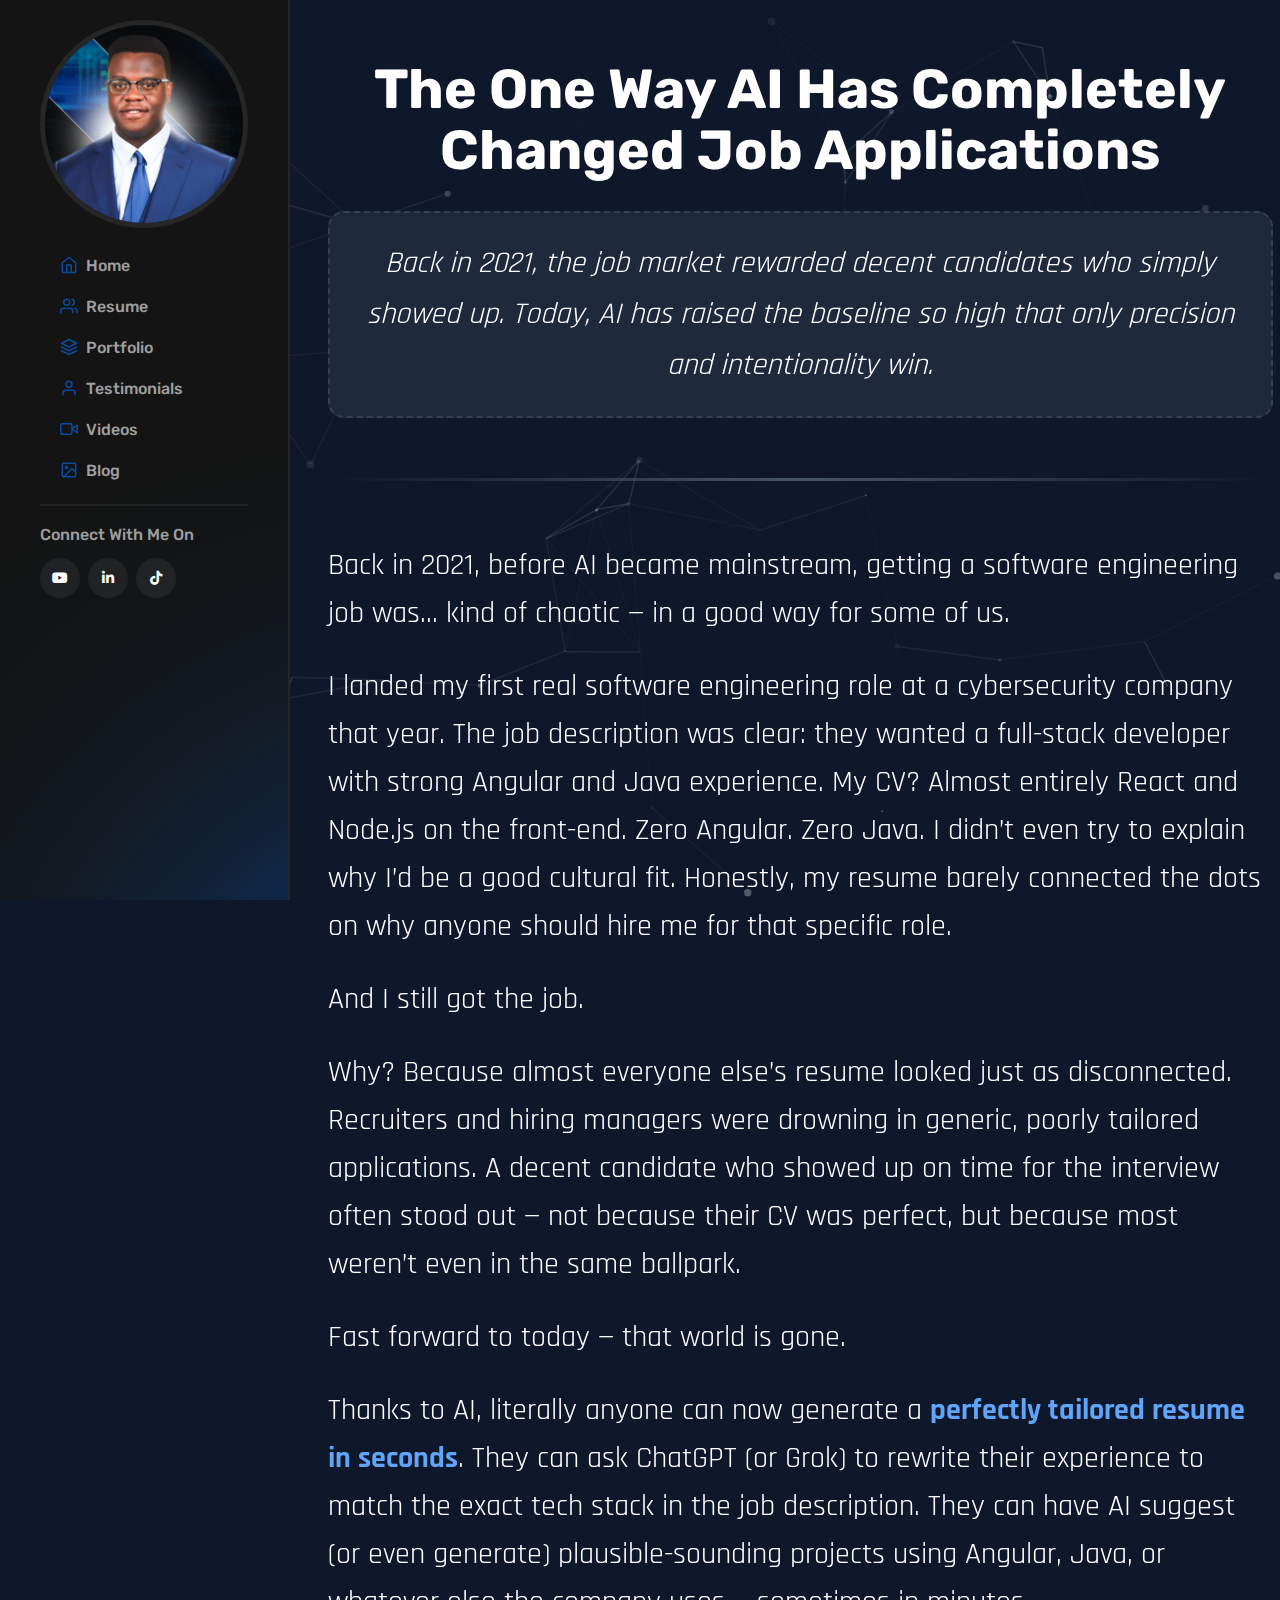
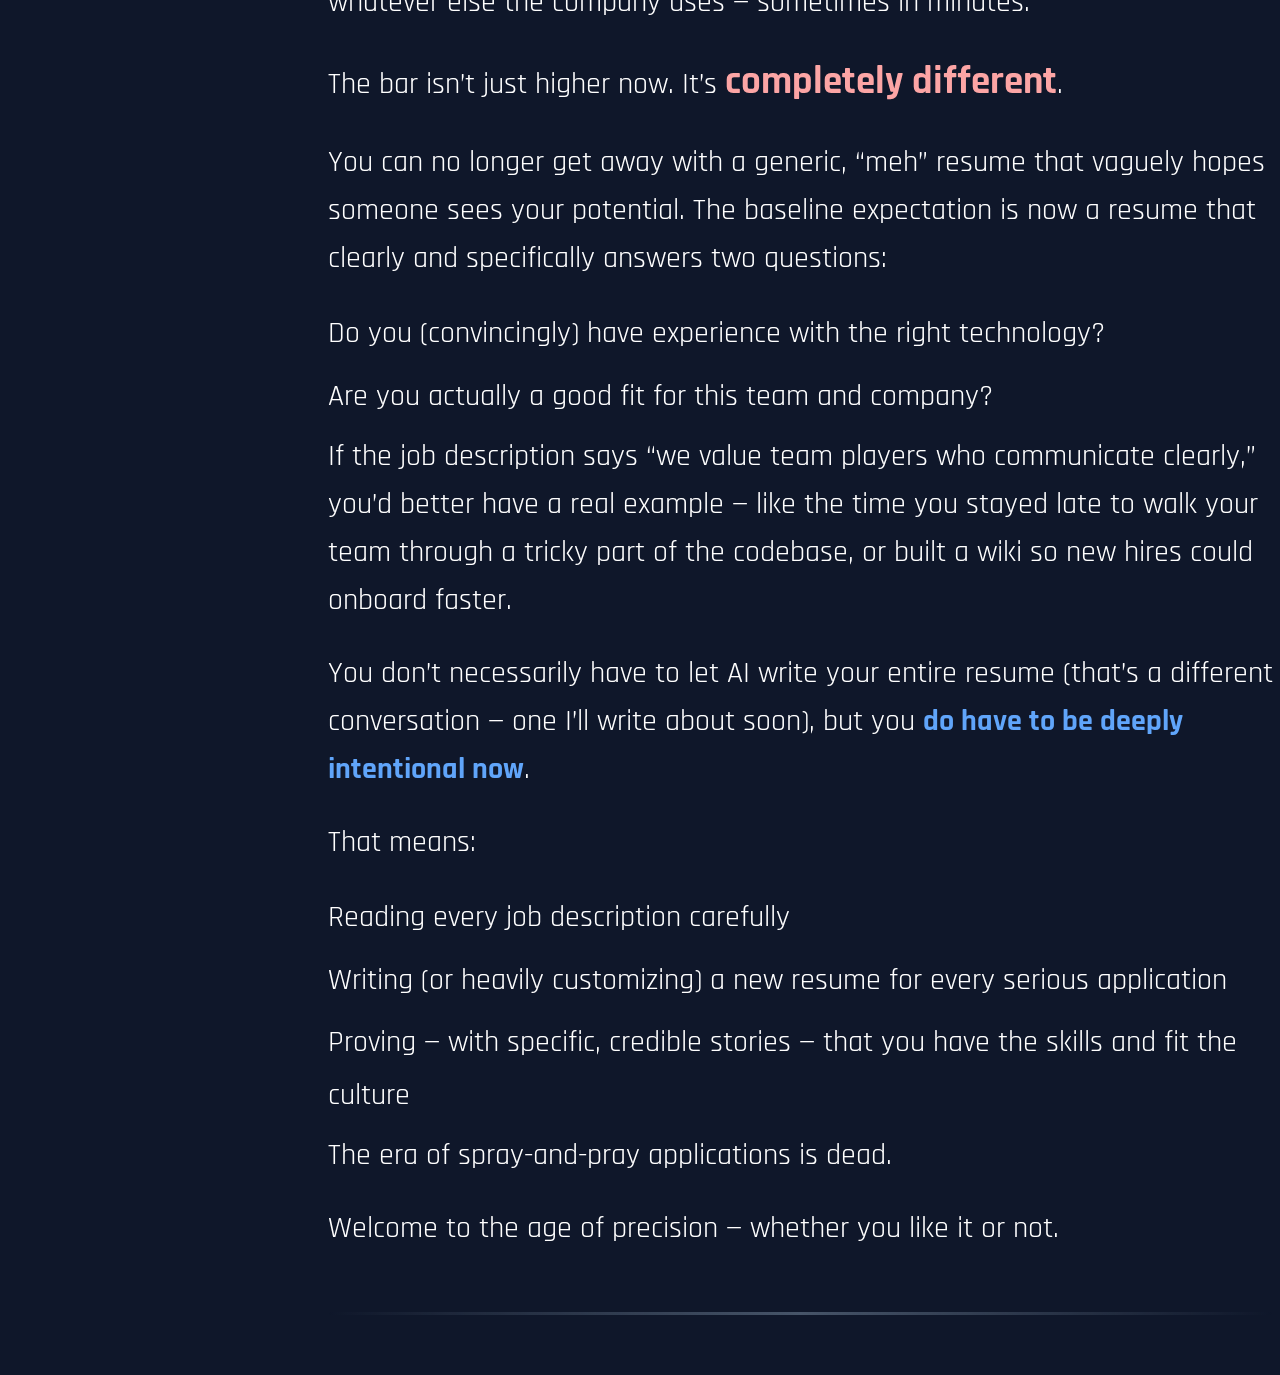
<file: ai-changed-job-applications.html>
<!DOCTYPE html>
<html lang="en">
<head>
    <meta charset="UTF-8">
    <meta http-equiv="X-UA-Compatible" content="IE=edge">
    <meta name="viewport" content="width=device-width, initial-scale=1.0">
    <title>The One Way AI Has Completely Changed Job Applications | Itamar Tati</title>
    <link rel="icon" type="image/png" href="assets/images/logo.png" />
    <link rel="stylesheet" href="assets/css/vendor/fontawesome.css">
    <link rel="stylesheet" href="assets/css/plugins/swiper.css">
    <link rel="stylesheet" href="assets/css/plugins/odometer.css">
    <link rel="stylesheet" href="assets/css/vendor/animate.min.css">
    <link rel="stylesheet" href="assets/css/vendor/bootstrap.min.css">
    <link rel="stylesheet" href="assets/css/style.css">
    <link rel="stylesheet" href="https://cdn.jsdelivr.net/npm/swiper@11/swiper-bundle.min.css">
    <style>
        :root {
            --bg-body: #0f172a;
            --text-primary: #ffffff !important;;
            --text-secondary: #ffffff !important;;
            --text-muted: #dddddd;
            --accent: #60a5fa;
            --accent-hover: #3b82f6;
            --border: #334155;
            --card-bg: #1e293b;
            --table-header: #334155;
            --formula-bg: #451a03;
            --formula-border: #f97316;
            --example-bg: #082f49;
            --example-border: #0ea5e9;
            --emphasis: #fca5a5;
            --separator: #475569;
            --note-bg: #0f3a1f;
            --note-border: #22c55e;
            --radius: 16px;
            --transition: all 0.4s ease;
        }

        body {
            background: var(--bg-body);
            color: #ffffff !important;;
            font-size: 22px;
            line-height: 1.7;
        }

        #particles-js { position: fixed; width: 100%; height: 100%; top: 0; left: 0; z-index: -1; }

        .page-with-left-header {
            padding-left: 320px;
            position: relative;
            z-index: 1;
            max-width: 1400px;
            margin: 0 auto;
        }

        .container.pt-5 {
            padding-top: 6rem !important;
        }

        h1.title {
            font-size: 5.5rem !important;
            line-height: 1.1;
            margin-bottom: 3rem !important;
        }

        .intro {
            font-size: 30px !important;
            font-style: italic;
            text-align: center;
            margin: 3rem 0 5rem;
            padding: 2.5rem;
            background-color: var(--card-bg);
            border-radius: var(--radius);
            border: 2px dashed var(--border);
            color: var(--text-secondary);
        }

        .blog-content {
            max-width: 960px;
            margin: 0 auto;
            font-size: 2rem !important;
            line-height: 1.7;
        }

        .blog-content p {
            margin-bottom: 2.5rem;
        }

        .blog-content strong {
            color: var(--accent);
        }

        .emphasis {
            color: var(--emphasis);
            font-weight: bold;
            font-size: 1.3em;
        }

        .separator {
            height: 3px;
            background: linear-gradient(to right, transparent, var(--separator), transparent);
            margin: 6rem 0;
        }

        @media (max-width: 1199px) {
            .page-with-left-header {
                padding-left: 0;
            }
        }

        @media (max-width: 768px) {
            h1.title { font-size: 4.2rem !important; }
            .blog-content { font-size: 1.8rem !important; }
            .intro { font-size: 1.6rem !important; }
        }

        p {
            color: #ffffff !important;
            font-size: 30px !important;
        }
        li {
            color: #ffffff !important;
            font-size: 30px !important;
        }
    </style>
</head>
<body class="dark">

<div id="particles-js"></div>

<div class="page-with-left-header">
    <site-header
            profile-image="assets/images/profilepic.jpeg"
            mobile-logo="assets/images/logo.png">
    </site-header>

    <div class="container pt-5">
        <h1 class="title tmp-scroll-trigger text-center mb-4">The One Way AI Has Completely Changed Job Applications</h1>

        <div class="intro">
            Back in 2021, the job market rewarded decent candidates who simply showed up. Today, AI has raised the baseline so high that only precision and intentionality win.
        </div>

        <div class="separator"></div>

        <div class="blog-content">
            <p>Back in 2021, before AI became mainstream, getting a software engineering job was… kind of chaotic — in a good way for some of us.</p>

            <p>I landed my first real software engineering role at a cybersecurity company that year. The job description was clear: they wanted a full-stack developer with strong Angular and Java experience. My CV? Almost entirely React and Node.js on the front-end. Zero Angular. Zero Java. I didn’t even try to explain why I’d be a good cultural fit. Honestly, my resume barely connected the dots on why anyone should hire me for that specific role.</p>

            <p>And I still got the job.</p>

            <p>Why? Because almost everyone else’s resume looked just as disconnected. Recruiters and hiring managers were drowning in generic, poorly tailored applications. A decent candidate who showed up on time for the interview often stood out — not because their CV was perfect, but because most weren’t even in the same ballpark.</p>

            <p>Fast forward to today — that world is gone.</p>

            <p>Thanks to AI, literally anyone can now generate a <strong>perfectly tailored resume in seconds</strong>. They can ask ChatGPT (or Grok) to rewrite their experience to match the exact tech stack in the job description. They can have AI suggest (or even generate) plausible-sounding projects using Angular, Java, or whatever else the company uses — sometimes in minutes.</p>

            <p>The bar isn’t just higher now. It’s <span class="emphasis">completely different</span>.</p>

            <p>You can no longer get away with a generic, “meh” resume that vaguely hopes someone sees your potential. The baseline expectation is now a resume that clearly and specifically answers two questions:</p>

            <ul>
                <li>Do you (convincingly) have experience with the right technology?</li>
                <li>Are you actually a good fit for this team and company?</li>
            </ul>

            <p>If the job description says “we value team players who communicate clearly,” you’d better have a real example — like the time you stayed late to walk your team through a tricky part of the codebase, or built a wiki so new hires could onboard faster.</p>

            <p>You don’t necessarily have to let AI write your entire resume (that’s a different conversation — one I’ll write about soon), but you <strong>do have to be deeply intentional now</strong>.</p>

            <p>That means:</p>

            <ul>
                <li>Reading every job description carefully</li>
                <li>Writing (or heavily customizing) a new resume for every serious application</li>
                <li>Proving — with specific, credible stories — that you have the skills and fit the culture</li>
            </ul>

            <p>The era of spray-and-pray applications is dead.</p>

            <p>Welcome to the age of precision — whether you like it or not.</p>
        </div>

        <div class="separator"></div>
    </div>
</div>

<scroll-top></scroll-top>

<script type="module" src="components/site-header.js"></script>
<script type="module" src="components/scroll-top.js"></script>
<script src="assets/js/vendor/jquery.js"></script>
<script src="assets/js/vendor/bootstrap.min.js"></script>
<script src="assets/js/vendor/particle.js"></script>
<script src="assets/js/vendor/jquery-ui.min.js"></script>
<script src="assets/js/vendor/waypoints.min.js"></script>
<script src="assets/js/plugins/odometer.js"></script>
<script src="assets/js/vendor/appear.js"></script>
<script src="assets/js/vendor/jquery-one-page-nav.js"></script>
<script src="assets/js/plugins/swiper.js"></script>
<script src="assets/js/plugins/gsap.js"></script>
<script src="assets/js/plugins/splittext.js"></script>
<script src="assets/js/plugins/scrolltigger.js"></script>
<script src="assets/js/plugins/scrolltoplugins.js"></script>
<script src="assets/js/plugins/smoothscroll.js"></script>
<script src="assets/js/vendor/waw.js"></script>
<script src="assets/js/plugins/isotop.js"></script>
<script src="assets/js/plugins/animation.js"></script>
<script src="assets/js/plugins/contact.form.js"></script>
<script src="assets/js/vendor/backtop.js"></script>
<script src="assets/js/plugins/text-type.js"></script>
<script src="assets/js/main.js"></script>
<script src="https://cdn.jsdelivr.net/npm/swiper@11/swiper-bundle.min.js"></script>

<script>
    if(typeof particlesJS !== 'undefined') {
        particlesJS('particles-js', {
            "particles": {
                "number": { "value": 40, "density": { "enable": true, "value_area": 800 } },
                "color": { "value": "#ffffff" },
                "shape": { "type": "circle" },
                "opacity": { "value": 0.3, "random": true },
                "size": { "value": 4, "random": true },
                "line_linked": { "enable": true, "distance": 180, "color": "#ffffff", "opacity": 0.15, "width": 1.5 },
                "move": { "enable": true, "speed": 2.5, "direction": "none", "random": false, "straight": false, "out_mode": "out" }
            },
            "interactivity": {
                "events": { "onhover": { "enable": true, "mode": "repulse" } }
            }
        });
    }
</script>
</body>
</html>
</file>
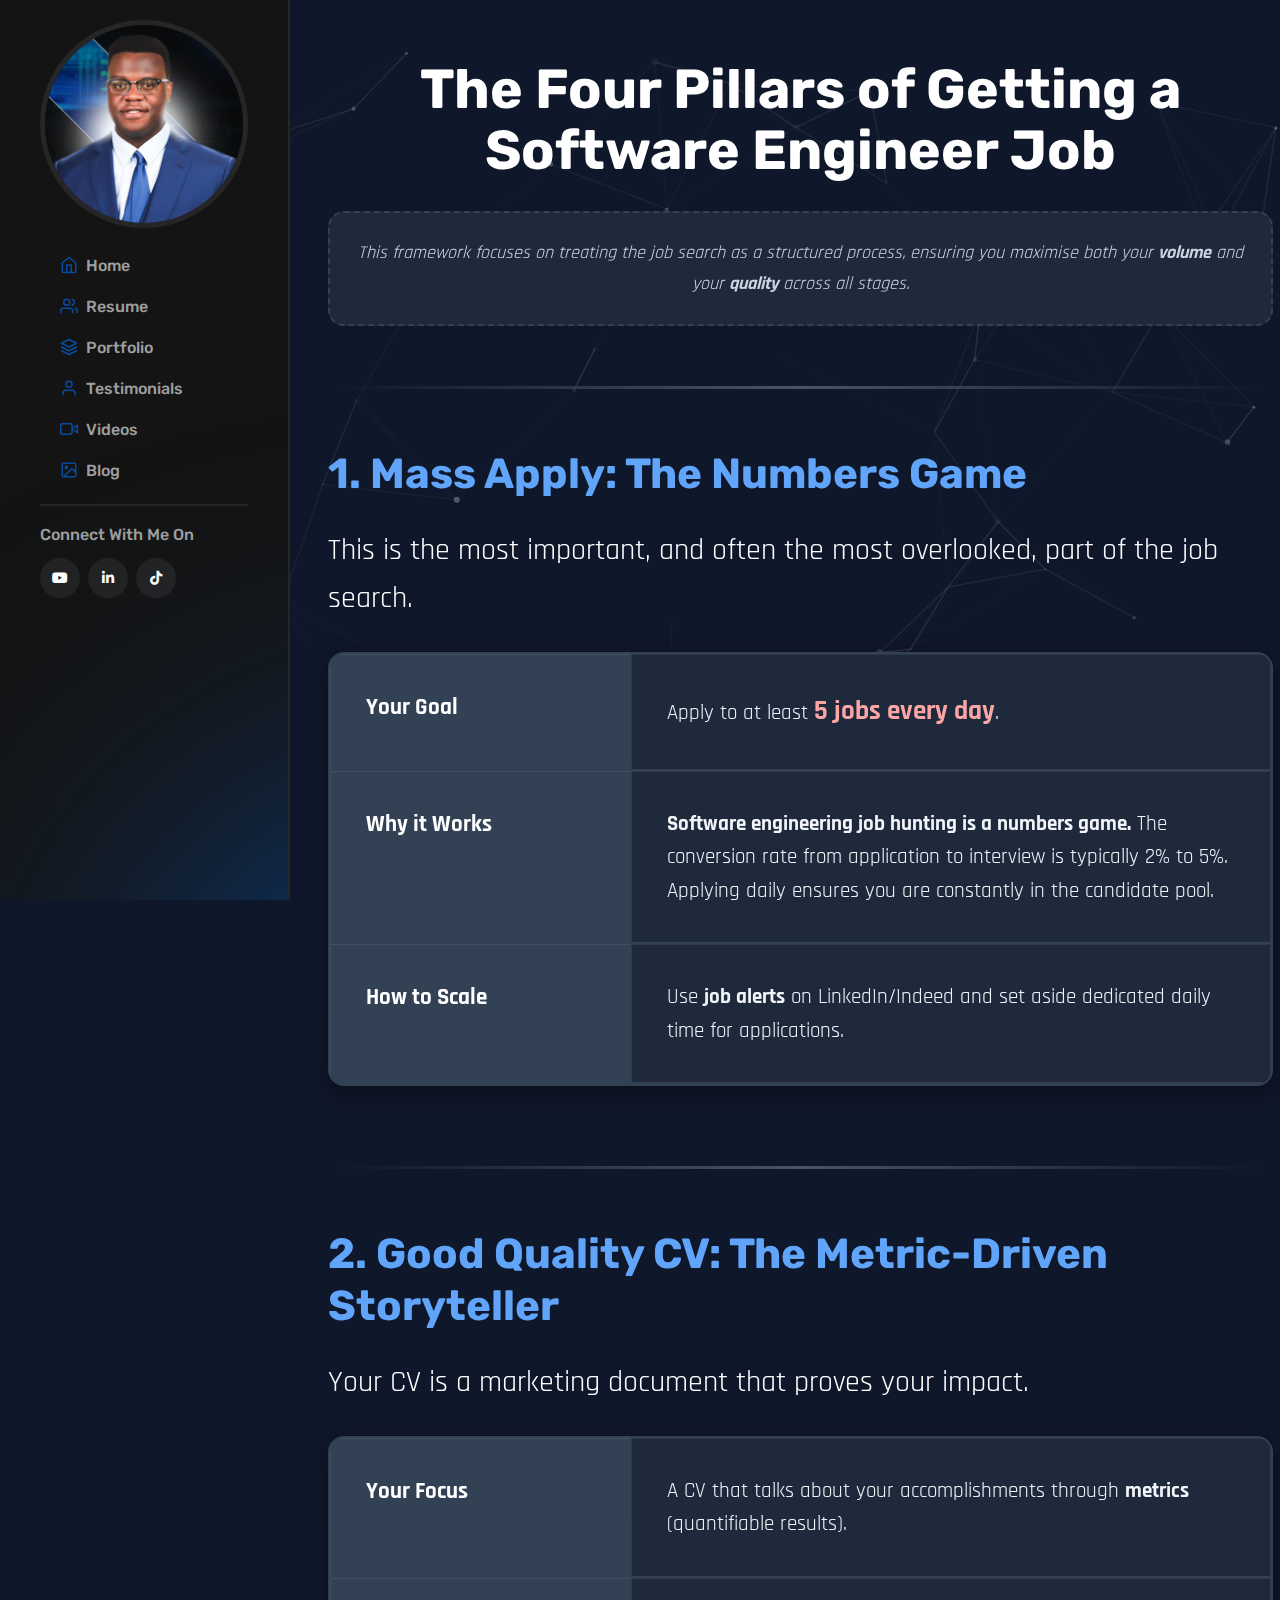
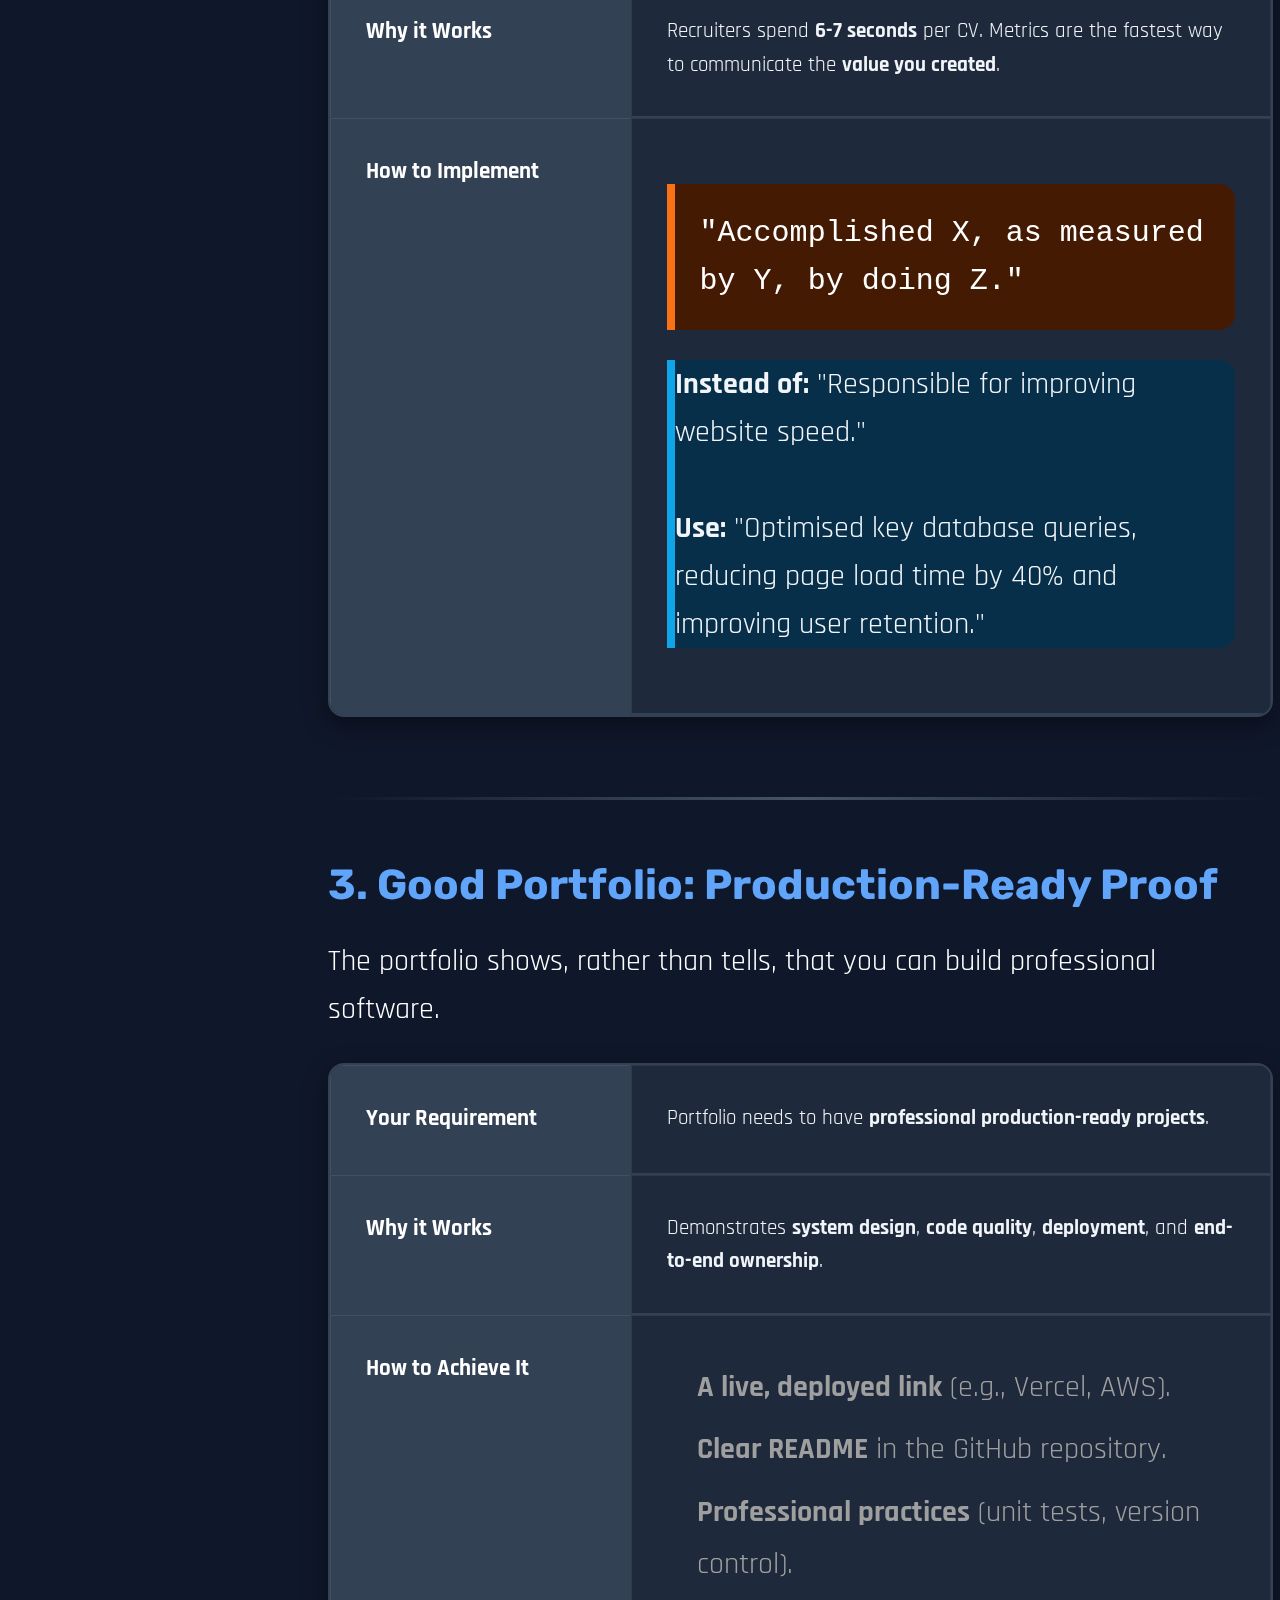
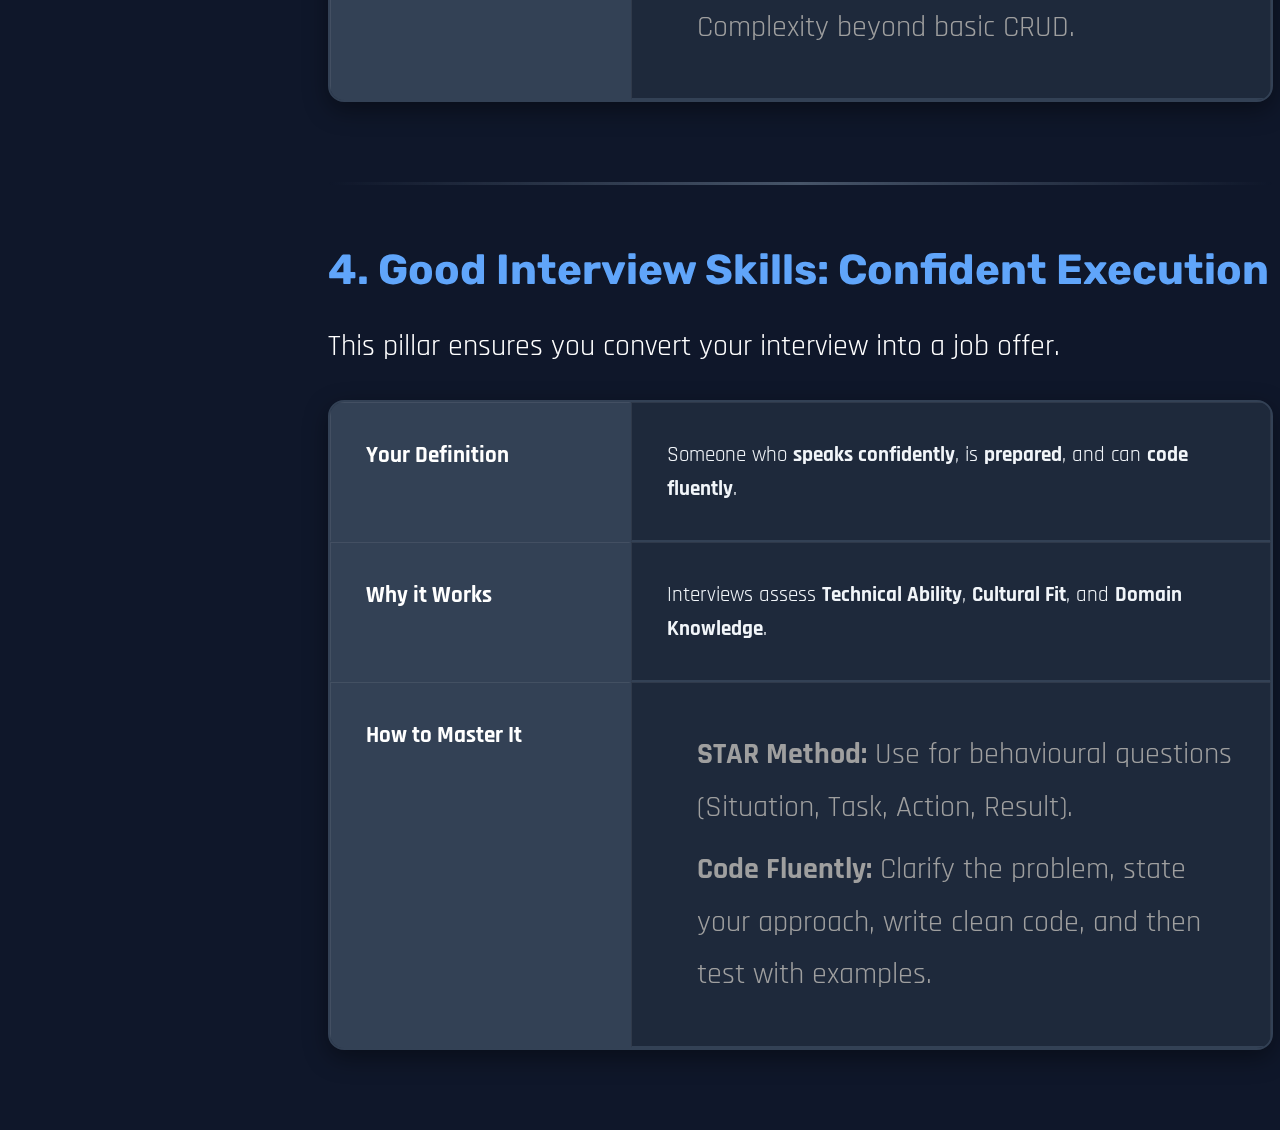
<file: pillars.html>
<!DOCTYPE html>
<html lang="en">
<head>
    <meta charset="UTF-8">
    <meta http-equiv="X-UA-Compatible" content="IE=edge">
    <meta name="viewport" content="width=device-width, initial-scale=1.0">
    <title>The Four Pillars of Getting a Software Engineer Job | Itamar Tati</title>
    <link rel="icon" type="image/png" href="assets/images/logo.png" />
    <link rel="stylesheet" href="assets/css/vendor/fontawesome.css">
    <link rel="stylesheet" href="assets/css/plugins/swiper.css">
    <link rel="stylesheet" href="assets/css/plugins/odometer.css">
    <link rel="stylesheet" href="assets/css/vendor/animate.min.css">
    <link rel="stylesheet" href="assets/css/vendor/bootstrap.min.css">
    <link rel="stylesheet" href="assets/css/style.css">
    <link rel="stylesheet" href="https://cdn.jsdelivr.net/npm/swiper@11/swiper-bundle.min.css">
    <style>
        :root {
            --bg-body: #0f172a;
            --text-primary: #f1f5f9;
            --text-secondary: #cbd5e1;
            --text-muted: #94a3b8;
            --accent: #60a5fa;
            --accent-hover: #3b82f6;
            --border: #334155;
            --card-bg: #1e293b;
            --table-header: #334155;
            --formula-bg: #451a03;
            --formula-border: #f97316;
            --example-bg: #082f49;
            --example-border: #0ea5e9;
            --emphasis: #fca5a5;
            --separator: #475569;
            --note-bg: #0f3a1f;
            --note-border: #22c55e;
            --radius: 16px;
            --transition: all 0.4s ease;
        }

        body {
            background: var(--bg-body);
            color: var(--text-primary);
            font-size: 22px;
            line-height: 1.7;
        }

        #particles-js { position: fixed; width: 100%; height: 100%; top: 0; left: 0; z-index: -1; }

        .page-with-left-header {
            padding-left: 320px;
            position: relative;
            z-index: 1;
            max-width: 1400px;
            margin: 0 auto;
        }

        .container.pt-5 {
            padding-top: 6rem !important;
        }

        h1.title {
            font-size: 5.5rem !important;
            line-height: 1.1;
            margin-bottom: 3rem !important;
        }

        .intro {
            font-size: 1.8rem !important;
            font-style: italic;
            text-align: center;
            margin: 3rem 0 5rem;
            padding: 2.5rem;
            background-color: var(--card-bg);
            border-radius: var(--radius);
            border: 2px dashed var(--border);
            color: var(--text-secondary);
        }

        .pillar-section {
            margin-bottom: 8rem;
        }

        .pillar-section h2 {
            color: var(--accent);
            margin-bottom: 2.5rem;
            font-size: 4.2rem !important;
        }

        .pillar-section > p {
            font-size: 30px !important;
            margin-bottom: 3rem;
            line-height: 1.6;
            color: white
        }

        table {
            width: 100%;
            border-collapse: separate;
            border-spacing: 0;
            margin: 2.5rem 0;
            background-color: var(--card-bg);
            border: 2px solid var(--border);
            border-radius: var(--radius);
            overflow: hidden;
            box-shadow: 0 8px 24px rgba(0,0,0,0.4);
        }

        td {
            padding: 3.5rem 3.5rem !important;
            border-bottom: 2px solid var(--border);
            vertical-align: top;
            font-size: 2.1rem !important;
            line-height: 1.6;
        }

        td:first-child {
            font-weight: 700;
            background-color: var(--table-header);
            width: 32%;
            color: #ffffff !important;
            border-right: 2px solid var(--border);
            font-size: 2.3rem !important;
        }

        .formula {
            background-color: var(--formula-bg);
            color: white;
            padding: 2.5rem;
            border-left: 8px solid var(--formula-border);
            margin: 3rem 0;
            font-family: 'Courier New', monospace;
            font-size: 30px !important;
            border-radius: 0 var(--radius) var(--radius) 0;
            line-height: 1.6;
        }

        .example {
            background-color: var(--example-bg);
            color: white
            padding: 2.5rem;
            border-left: 8px solid var(--example-border);
            margin: 3rem 0;
            border-radius: 0 var(--radius) var(--radius) 0;
            font-size: 30px !important;
            line-height: 1.6;
        }

        .emphasis {
            color: var(--emphasis);
            font-weight: bold;
            font-size: 1.3em;
        }

        .separator {
            height: 3px;
            background: linear-gradient(to right, transparent, var(--separator), transparent);
            margin: 6rem 0;
        }

        ul {
            padding-left: 3rem;
        }

        li {
            margin-bottom: 2rem;
            font-size: 30px !important;
            line-height: 1.6;
            color: white
        }

        @media (max-width: 1199px) {
            .page-with-left-header {
                padding-left: 0;
            }
        }

        @media (max-width: 768px) {
            h1.title { font-size: 4.2rem !important; }
            .pillar-section h2 { font-size: 3.4rem !important; }
            .pillar-section > p { font-size: 30px !important; color: white}
            td { padding: 2.5rem !important; font-size: 30px !important; color: white}
            td:first-child { font-size: 30px !important; color: white}
            .formula { font-size: 30px !important; padding: 2rem; color: white}
            .example { font-size: 30px !important; padding: 2rem; color: white}
            li { font-size: 30px !important; color: white}
            .intro { font-size: 30px !important; color: white}
        }
    </style>
</head>
<body class="dark">

<div id="particles-js"></div>

<div class="page-with-left-header">
    <site-header
            profile-image="assets/images/profilepic.jpeg"
            mobile-logo="assets/images/logo.png">
    </site-header>

    <div class="container pt-5">
        <h1 class="title tmp-scroll-trigger text-center mb-4">The Four Pillars of Getting a Software Engineer Job</h1>

        <div class="intro">
            This framework focuses on treating the job search as a structured process, ensuring you maximise both your <strong>volume</strong> and your <strong>quality</strong> across all stages.
        </div>

        <div class="separator"></div>

        <div class="pillar-section" id="pillar1">
            <h2>1. Mass Apply: The Numbers Game</h2>
            <p>This is the most important, and often the most overlooked, part of the job search.</p>
            <table>
                <tr><td>Your Goal</td><td>Apply to at least <span class="emphasis">5 jobs every day</span>.</td></tr>
                <tr><td>Why it Works</td><td><strong>Software engineering job hunting is a numbers game.</strong> The conversion rate from application to interview is typically 2% to 5%. Applying daily ensures you are constantly in the candidate pool.</td></tr>
                <tr><td>How to Scale</td><td>Use <strong>job alerts</strong> on LinkedIn/Indeed and set aside dedicated daily time for applications.</td></tr>
            </table>
        </div>

        <div class="separator"></div>

        <div class="pillar-section" id="pillar2">
            <h2>2. Good Quality CV: The Metric-Driven Storyteller</h2>
            <p>Your CV is a marketing document that proves your impact.</p>
            <table>
                <tr><td>Your Focus</td><td>A CV that talks about your accomplishments through <strong>metrics</strong> (quantifiable results).</td></tr>
                <tr><td>Why it Works</td><td>Recruiters spend <strong>6-7 seconds</strong> per CV. Metrics are the fastest way to communicate the <strong>value you created</strong>.</td></tr>
                <tr><td>How to Implement</td><td>
                    <div class="formula">"Accomplished X, as measured by Y, by doing Z."</div>
                    <div class="example">
                        <strong>Instead of:</strong> "Responsible for improving website speed."<br><br>
                        <strong>Use:</strong> "Optimised key database queries, reducing page load time by 40% and improving user retention."
                    </div>
                </td></tr>
            </table>
        </div>

        <div class="separator"></div>

        <div class="pillar-section" id="pillar3">
            <h2>3. Good Portfolio: Production-Ready Proof</h2>
            <p>The portfolio shows, rather than tells, that you can build professional software.</p>
            <table>
                <tr><td>Your Requirement</td><td>Portfolio needs to have <strong>professional production-ready projects</strong>.</td></tr>
                <tr><td>Why it Works</td><td>Demonstrates <strong>system design</strong>, <strong>code quality</strong>, <strong>deployment</strong>, and <strong>end-to-end ownership</strong>.</td></tr>
                <tr><td>How to Achieve It</td><td>
                    <ul>
                        <li><strong>A live, deployed link</strong> (e.g., Vercel, AWS).</li>
                        <li><strong>Clear README</strong> in the GitHub repository.</li>
                        <li><strong>Professional practices</strong> (unit tests, version control).</li>
                        <li>Complexity beyond basic CRUD.</li>
                    </ul>
                </td></tr>
            </table>
        </div>

        <div class="separator"></div>

        <div class="pillar-section" id="pillar4">
            <h2>4. Good Interview Skills: Confident Execution</h2>
            <p>This pillar ensures you convert your interview into a job offer.</p>
            <table>
                <tr><td>Your Definition</td><td>Someone who <strong>speaks confidently</strong>, is <strong>prepared</strong>, and can <strong>code fluently</strong>.</td></tr>
                <tr><td>Why it Works</td><td>Interviews assess <strong>Technical Ability</strong>, <strong>Cultural Fit</strong>, and <strong>Domain Knowledge</strong>.</td></tr>
                <tr><td>How to Master It</td><td>
                    <ul>
                        <li><strong>STAR Method:</strong> Use for behavioural questions (Situation, Task, Action, Result).</li>
                        <li><strong>Code Fluently:</strong> Clarify the problem, state your approach, write clean code, and then test with examples.</li>
                    </ul>
                </td></tr>
            </table>
        </div>
    </div>
</div>

<scroll-top></scroll-top>


<script type="module" src="components/site-header.js"></script>
<script type="module" src="components/scroll-top.js"></script>
<script src="assets/js/vendor/jquery.js"></script>
<script src="assets/js/vendor/bootstrap.min.js"></script>
<script src="assets/js/vendor/particle.js"></script>
<script src="assets/js/vendor/jquery.js"></script>
<script src="assets/js/vendor/jquery-ui.min.js"></script>
<script src="assets/js/vendor/waypoints.min.js"></script>
<script src="assets/js/plugins/odometer.js"></script>
<script src="assets/js/vendor/appear.js"></script>
<script src="assets/js/vendor/jquery-one-page-nav.js"></script>
<script src="assets/js/plugins/swiper.js"></script>
<script src="assets/js/plugins/gsap.js"></script>
<script src="assets/js/plugins/splittext.js"></script>
<script src="assets/js/plugins/scrolltigger.js"></script>
<script src="assets/js/plugins/scrolltoplugins.js"></script>
<script src="assets/js/plugins/smoothscroll.js"></script>
<script src="assets/js/vendor/bootstrap.min.js"></script>
<script src="assets/js/vendor/waw.js"></script>
<script src="assets/js/plugins/isotop.js"></script>
<script src="assets/js/plugins/animation.js"></script>
<script src="assets/js/plugins/contact.form.js"></script>
<script src="assets/js/vendor/backtop.js"></script>
<script src="assets/js/vendor/particle.js"></script>
<script src="assets/js/plugins/text-type.js"></script>
<script src="assets/js/main.js"></script>
<script src="https://cdn.jsdelivr.net/npm/swiper@11/swiper-bundle.min.js"></script>


<script>
    if(typeof particlesJS !== 'undefined') {
        particlesJS('particles-js', {
            "particles": {
                "number": { "value": 40, "density": { "enable": true, "value_area": 800 } },
                "color": { "value": "#ffffff" },
                "shape": { "type": "circle" },
                "opacity": { "value": 0.3, "random": true },
                "size": { "value": 4, "random": true },
                "line_linked": { "enable": true, "distance": 180, "color": "#ffffff", "opacity": 0.15, "width": 1.5 },
                "move": { "enable": true, "speed": 2.5, "direction": "none", "random": false, "straight": false, "out_mode": "out" }
            },
            "interactivity": {
                "events": { "onhover": { "enable": true, "mode": "repulse" } }
            }
        });
    }
</script>
</body>
</html>
</file>
<file: assets/css/plugins/odometer.css>
.odometer.odometer-auto-theme,.odometer.odometer-theme-default {
    display: inline-block;
    vertical-align: middle;
    position: relative
}

.odometer.odometer-auto-theme .odometer-digit,.odometer.odometer-theme-default .odometer-digit {
    display: inline-block;
    vertical-align: middle;
    position: relative
}

.odometer.odometer-auto-theme .odometer-digit .odometer-digit-spacer,.odometer.odometer-theme-default .odometer-digit .odometer-digit-spacer {
    display: inline-block;
    vertical-align: middle;
    visibility: hidden
}

.odometer.odometer-auto-theme .odometer-digit .odometer-digit-inner,.odometer.odometer-theme-default .odometer-digit .odometer-digit-inner {
    text-align: left;
    display: block;
    position: absolute;
    top: 0;
    left: 0;
    right: 0;
    bottom: 0;
    overflow: hidden
}

.odometer.odometer-auto-theme .odometer-digit .odometer-ribbon,.odometer.odometer-theme-default .odometer-digit .odometer-ribbon {
    display: block
}

.odometer.odometer-auto-theme .odometer-digit .odometer-ribbon-inner,.odometer.odometer-theme-default .odometer-digit .odometer-ribbon-inner {
    display: block;
    -webkit-backface-visibility: hidden
}

.odometer.odometer-auto-theme .odometer-digit .odometer-value,.odometer.odometer-theme-default .odometer-digit .odometer-value {
    display: block;
    -webkit-transform: translateZ(0)
}

.odometer.odometer-auto-theme .odometer-digit .odometer-value.odometer-last-value,.odometer.odometer-theme-default .odometer-digit .odometer-value.odometer-last-value {
    position: absolute
}

.odometer.odometer-auto-theme.odometer-animating-up .odometer-ribbon-inner,.odometer.odometer-theme-default.odometer-animating-up .odometer-ribbon-inner {
    -webkit-transition: -webkit-transform 2s;
    transition: -webkit-transform 2s;
    transition: transform 2s;
    transition: transform 2s, -webkit-transform 2s
}

.odometer.odometer-auto-theme.odometer-animating-up.odometer-animating .odometer-ribbon-inner,.odometer.odometer-theme-default.odometer-animating-up.odometer-animating .odometer-ribbon-inner {
    -webkit-transform: translateY(-100%);
    -ms-transform: translateY(-100%);
    transform: translateY(-100%)
}

.odometer.odometer-auto-theme.odometer-animating-down .odometer-ribbon-inner,.odometer.odometer-theme-default.odometer-animating-down .odometer-ribbon-inner {
    -webkit-transform: translateY(-100%);
    -ms-transform: translateY(-100%);
    transform: translateY(-100%)
}

.odometer.odometer-auto-theme.odometer-animating-down.odometer-animating .odometer-ribbon-inner,.odometer.odometer-theme-default.odometer-animating-down.odometer-animating .odometer-ribbon-inner {
    -webkit-transition: -webkit-transform 2s;
    transition: -webkit-transform 2s;
    transition: transform 2s;
    transition: transform 2s, -webkit-transform 2s;
    -webkit-transform: translateY(0);
    -ms-transform: translateY(0);
    transform: translateY(0)
}

.odometer.odometer-auto-theme,.odometer.odometer-theme-default {
    font-family: "Helvetica Neue",sans-serif;
    line-height: 1.1em
}

.odometer.odometer-auto-theme .odometer-value,.odometer.odometer-theme-default .odometer-value {
    text-align: center
}
</file>
